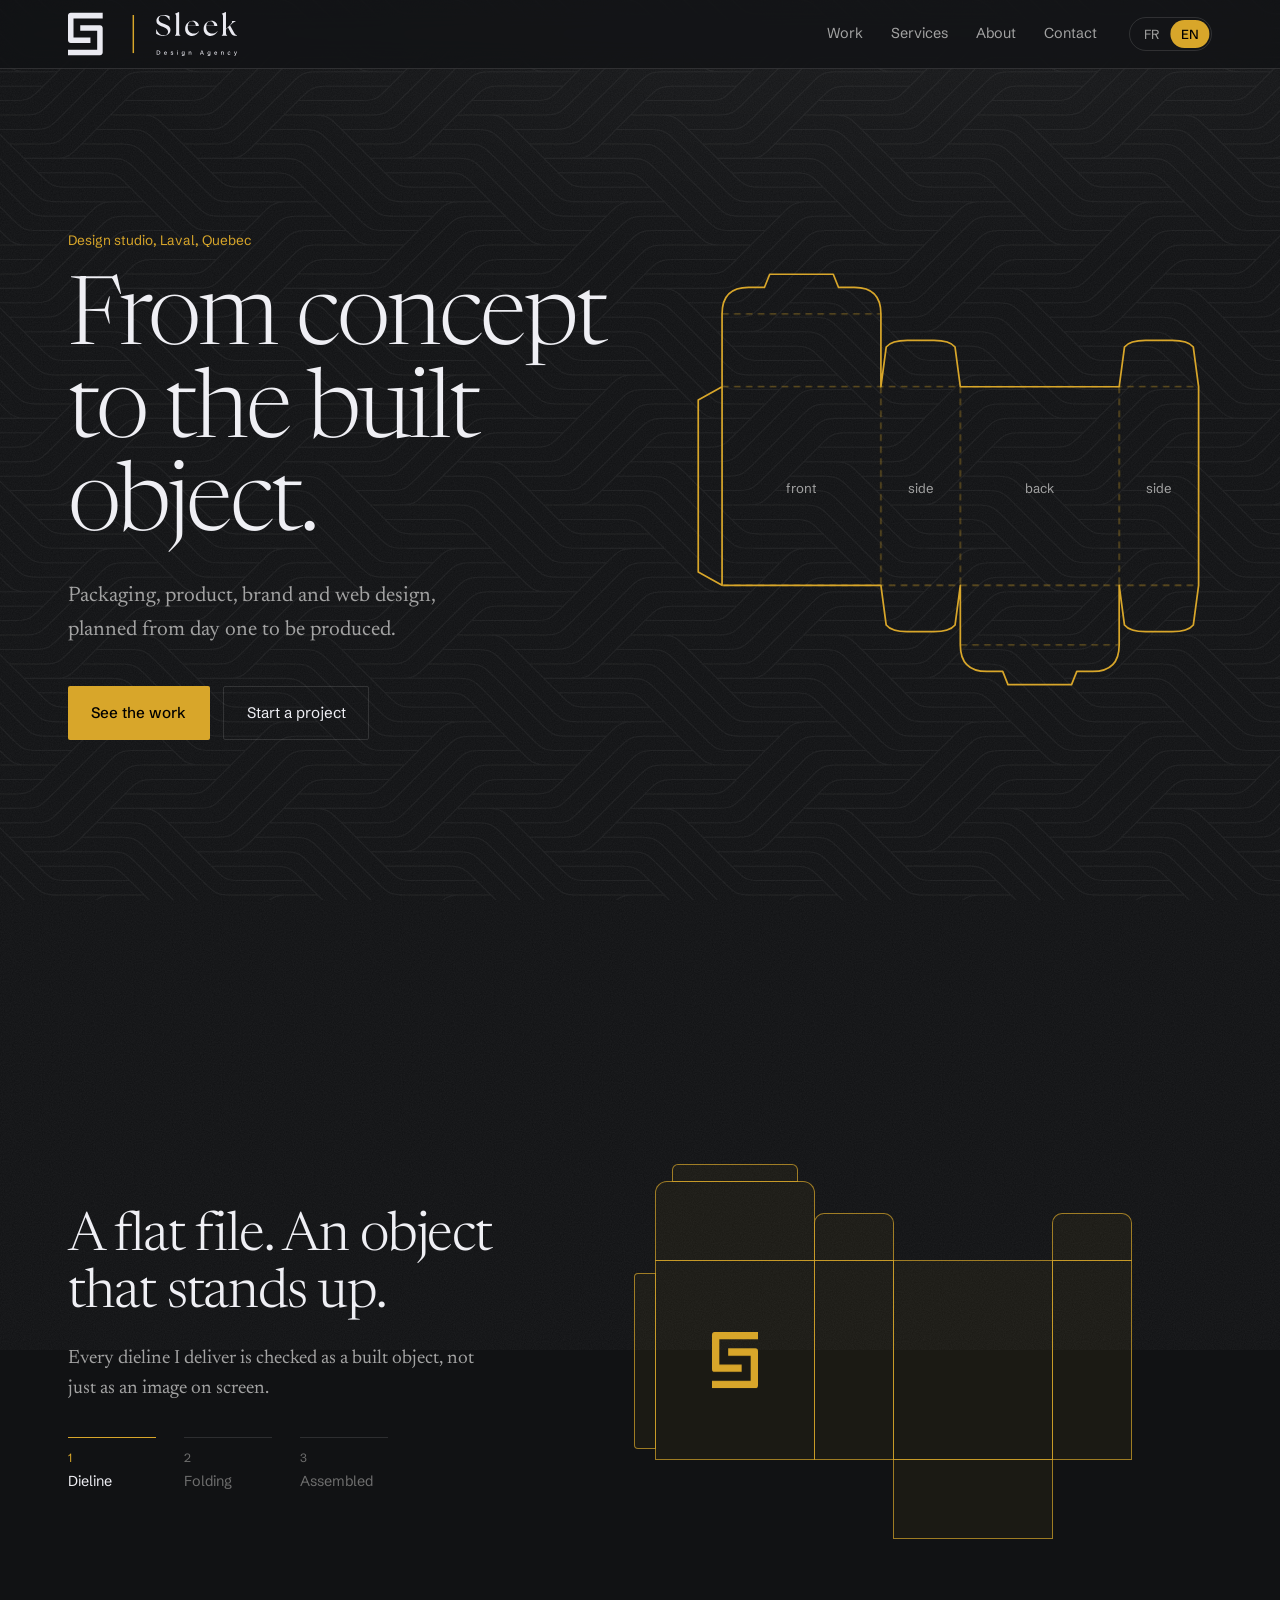
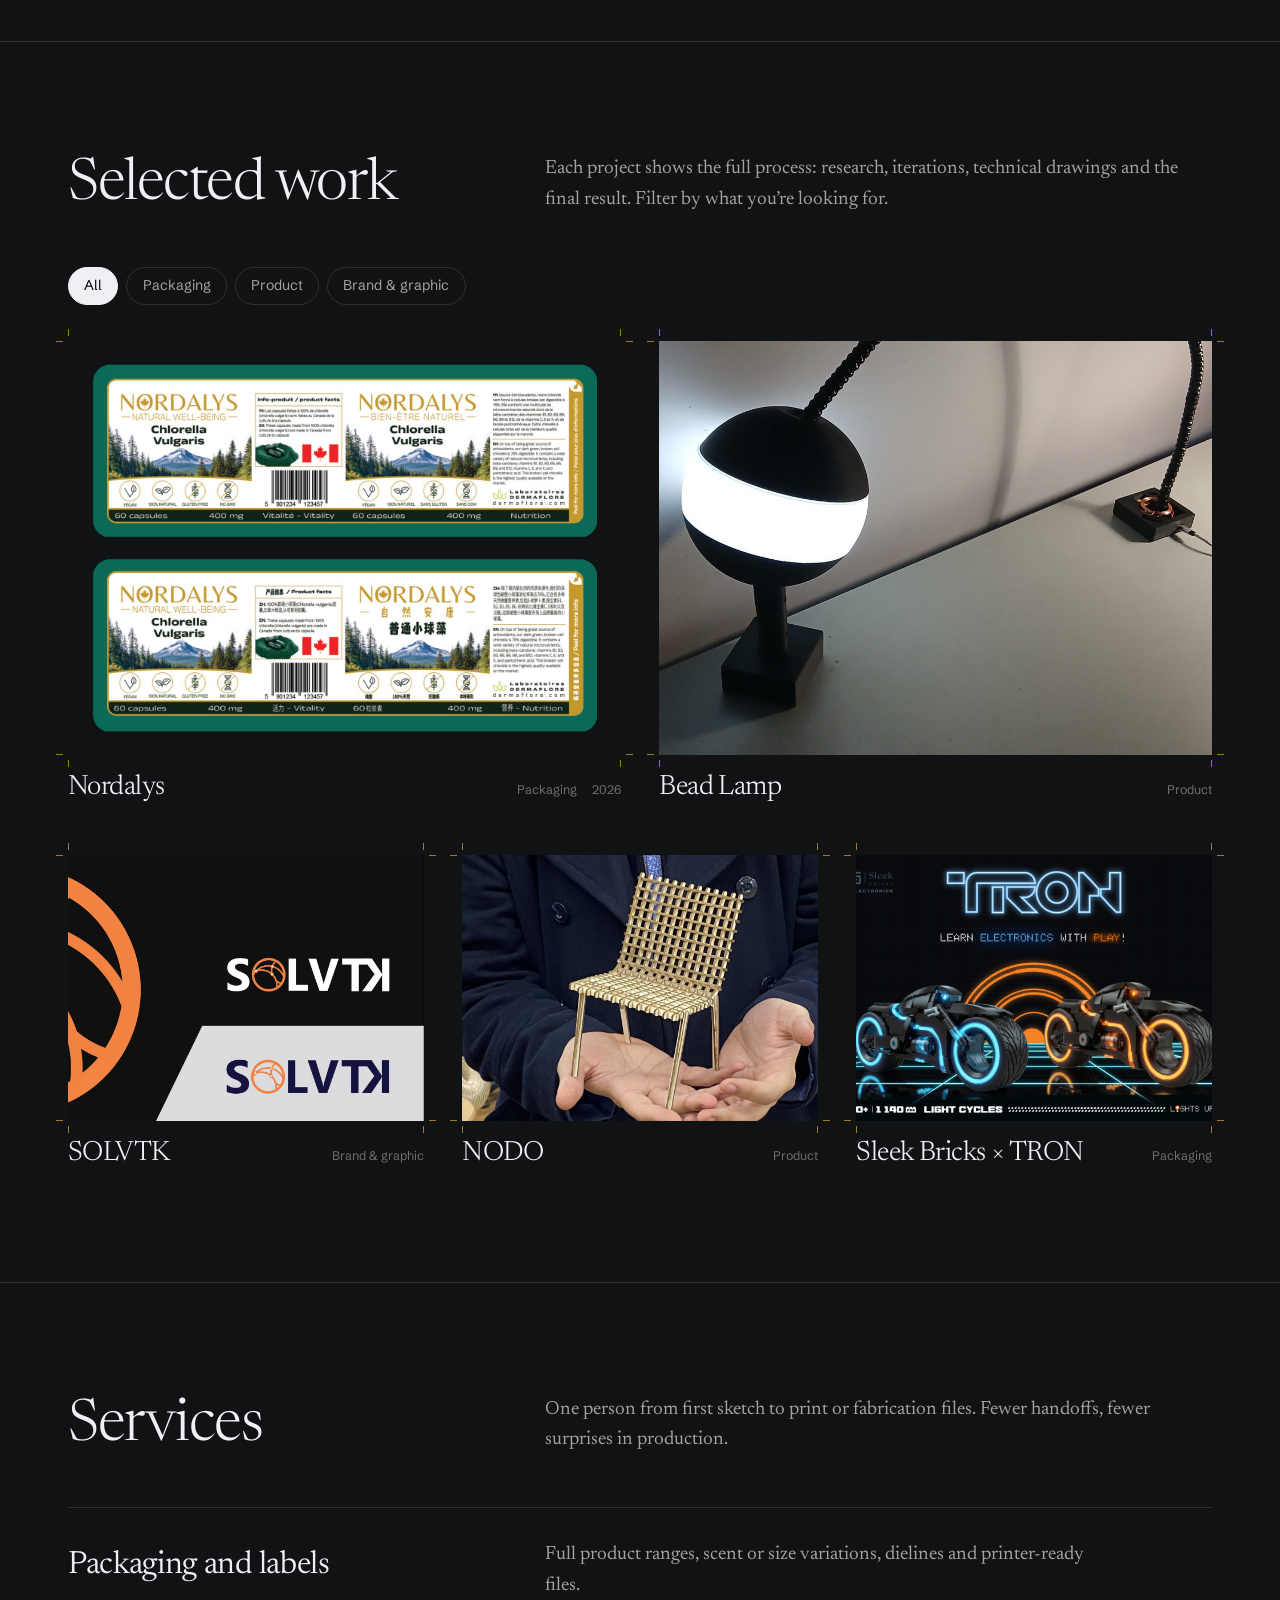
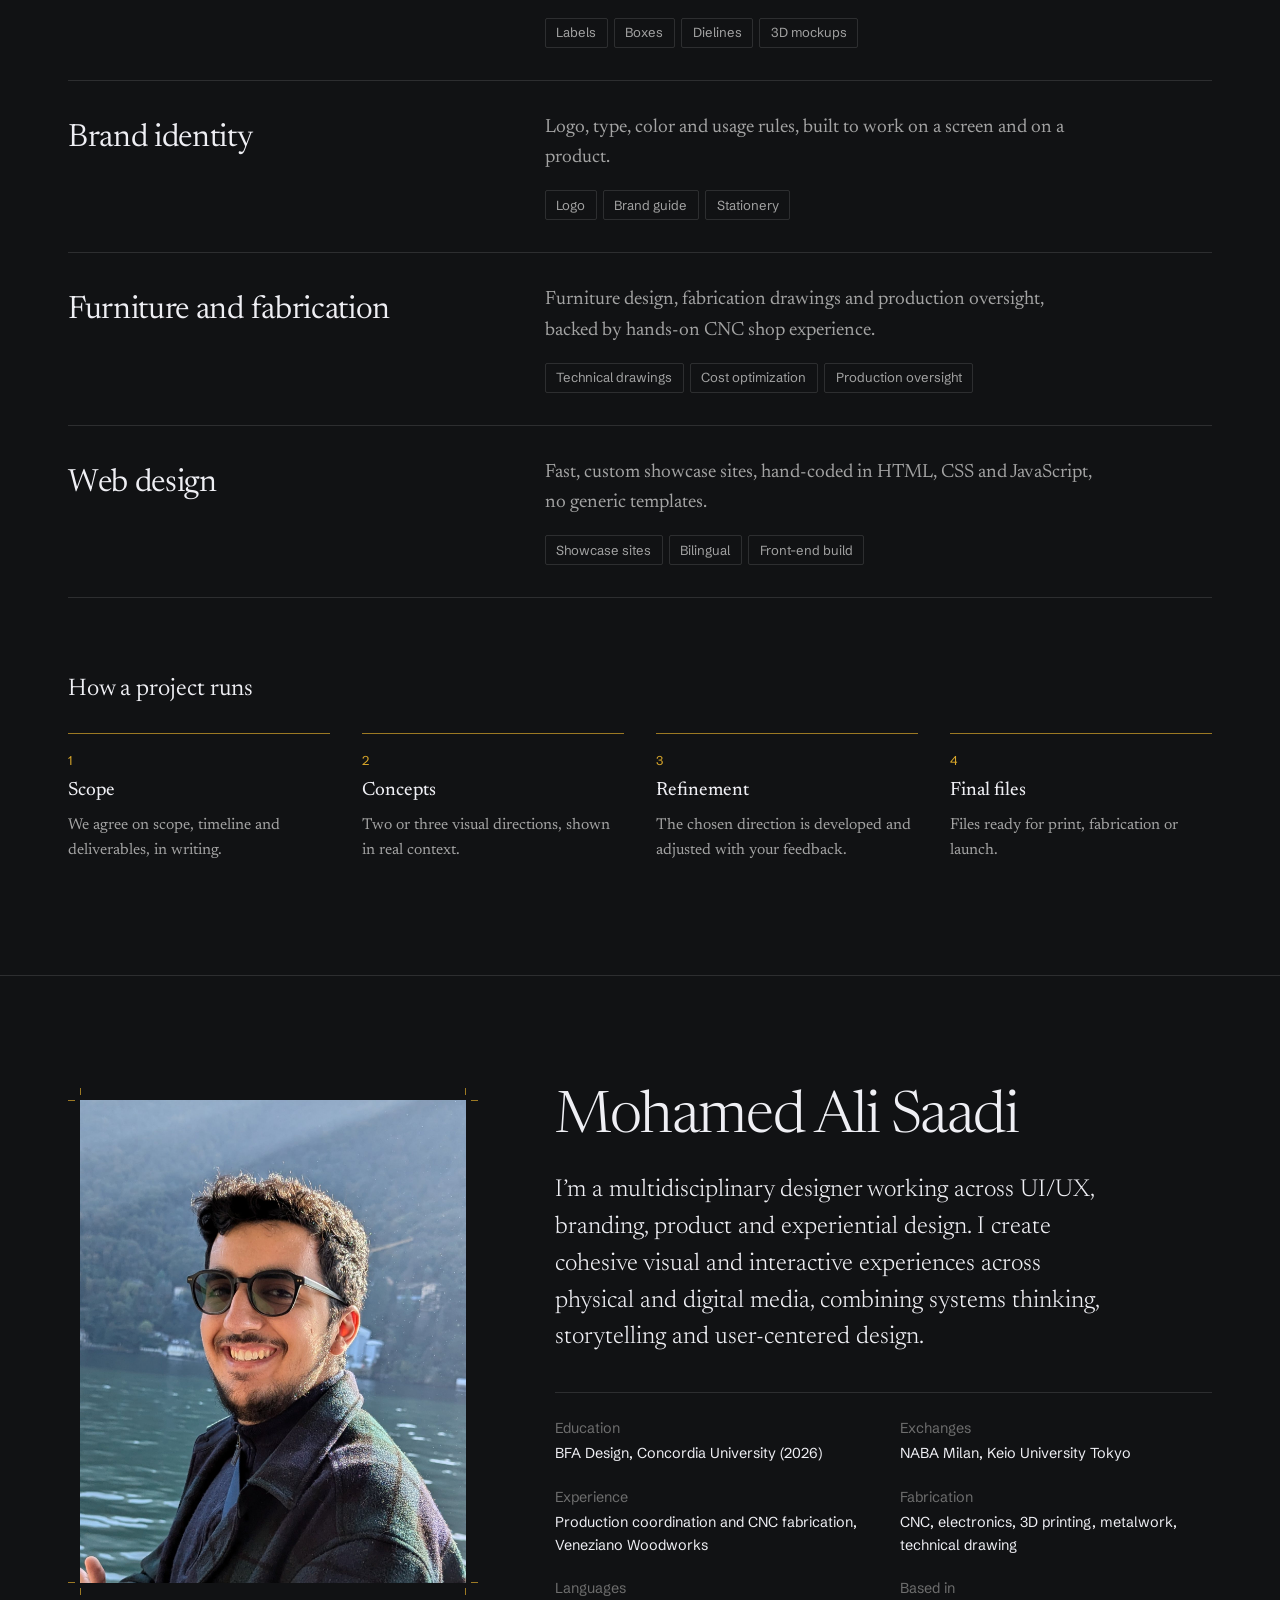
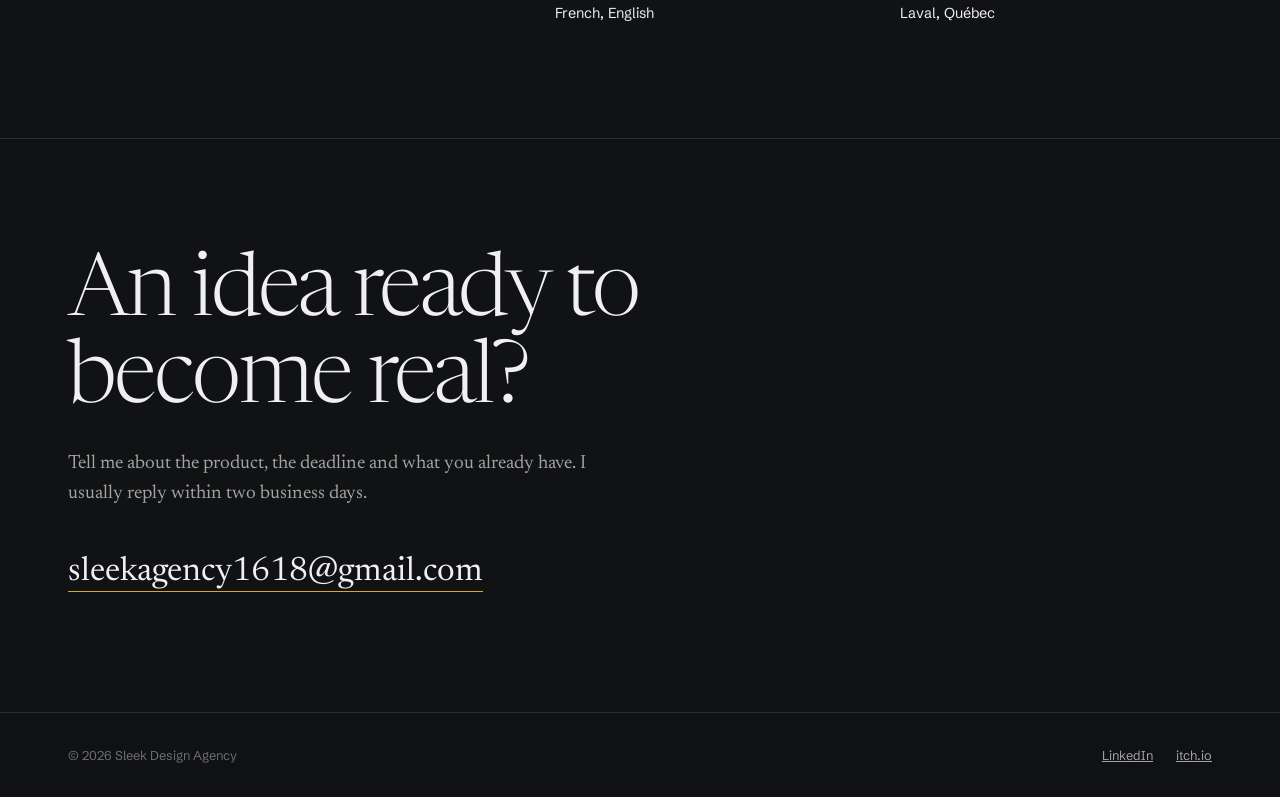
<file: index.html>
<!doctype html>
<html lang="fr">
<head>
  <meta charset="utf-8">
  <meta name="viewport" content="width=device-width, initial-scale=1, viewport-fit=cover">
  <title>Sleek Design Agency — Mohamed Ali Saadi</title>
  <meta name="description" content="Design d’emballage, de produit, d’identité et de web par Mohamed Ali Saadi, Laval (Québec).">
  <meta name="theme-color" content="#111214">
  <link rel="icon" href="favicon.svg" type="image/svg+xml">
  <link rel="preconnect" href="https://fonts.googleapis.com">
  <link rel="preconnect" href="https://fonts.gstatic.com" crossorigin>
  <link href="https://fonts.googleapis.com/css2?family=Newsreader:ital,opsz,wght@0,6..72,300..600;1,6..72,300..500&family=Schibsted+Grotesk:wght@400;500;600&display=swap" rel="stylesheet">
  <link rel="stylesheet" href="styles.css">
  <script src="script.js"></script>
</head>
<body>

  <!-- ============ HEADER ============ -->
  <header class="site">
    <div class="wrap bar">
      <a class="mark" href="#top" aria-label="Sleek Design Agency">
        <img class="logo" src="images/logo.svg" alt="" width="369" height="96">
      </a>
      <nav class="main" aria-label="Main">
        <a href="#work"><span lang="fr">Projets</span><span lang="en">Work</span></a>
        <a href="#services">Services</a>
        <a href="#about"><span lang="fr">À propos</span><span lang="en">About</span></a>
        <a href="#contact">Contact</a>
      </nav>
      <button class="lang" type="button" data-active="fr" aria-label="Switch to English">
        <span data-lang="fr">FR</span>
        <span data-lang="en">EN</span>
      </button>
    </div>
  </header>

  <main id="top">

    <!-- ============ HERO ============ -->
    <section class="hero">
      <div class="wrap hero-grid">
        <div class="hero-copy">
          <p class="hero-meta"><span lang="fr">Studio de design, Laval (Québec)</span><span lang="en">Design studio, Laval, Quebec</span></p>
          <h1><span lang="fr">Du concept jusqu’à l’objet fabriqué.</span><span lang="en">From concept to the built object.</span></h1>
          <p class="lede"><span lang="fr">Design d’emballage, de produit, d’identité et de web, pensé dès le départ pour être produit.</span><span lang="en">Packaging, product, brand and web design, planned from day one to be produced.</span></p>
          <div class="actions">
            <a class="btn gold" href="#work"><span lang="fr">Voir les projets</span><span lang="en">See the work</span></a>
            <a class="btn line" href="#contact"><span lang="fr">Démarrer un projet</span><span lang="en">Start a project</span></a>
          </div>
        </div>

        <figure class="hero-drawing">
          <svg class="dieline" viewBox="12 20 398 330" role="img" aria-labelledby="dl-title">
            <title id="dl-title">Gabarit de découpe d’une boîte pliante / Dieline of a folding carton</title>
            <!-- outline of a tuck-end carton: one continuous cut path -->
            <path class="cut" pathLength="1" d="
              M40 115 L22 125 L22 255 L40 265
              L40 115
              L40 60 Q40 40 60 40 L72 40 L76 30 L124 30 L128 40 L140 40 Q160 40 160 60 L160 115
              L164 85 Q168 80 180 80 L200 80 Q212 80 216 85 L220 115
              L340 115 L344 85 Q348 80 360 80 L380 80 Q392 80 396 85 L400 115
              L400 265
              L396 295 Q392 300 380 300 L360 300 Q348 300 344 295 L340 265
              L340 310 Q340 330 320 330 L308 330 L304 340 L256 340 L252 330 L240 330 Q220 330 220 310 L220 265
              L216 295 Q212 300 200 300 L180 300 Q168 300 164 295 L160 265
              L40 265"/>
            <!-- fold lines -->
            <path class="fold" d="M40 115 H400 M40 265 H400 M160 115 V265 M220 115 V265 M340 115 V265 M40 60 H160 M220 310 H340"/>
            <!-- panel labels: the group fades in once, so switching language later shows the other labels instantly -->
            <g class="labels">
              <text class="panel" x="100" y="195" text-anchor="middle" lang="fr">face</text>
              <text class="panel" x="100" y="195" text-anchor="middle" lang="en">front</text>
              <text class="panel" x="280" y="195" text-anchor="middle" lang="fr">dos</text>
              <text class="panel" x="280" y="195" text-anchor="middle" lang="en">back</text>
              <text class="panel" x="190" y="195" text-anchor="middle" lang="fr">côté</text>
              <text class="panel" x="190" y="195" text-anchor="middle" lang="en">side</text>
              <text class="panel" x="370" y="195" text-anchor="middle" lang="fr">côté</text>
              <text class="panel" x="370" y="195" text-anchor="middle" lang="en">side</text>
            </g>
          </svg>
        </figure>
      </div>
    </section>

    <!-- ============ FOLD: scroll-driven, the dieline assembles into a box ============ -->
    <section class="fold" id="fold">
      <div class="fold-sticky">
        <div class="wrap fold-grid">
          <div class="fold-copy">
            <h2><span lang="fr">Un fichier à plat. Un objet qui tient debout.</span><span lang="en">A flat file. An object that stands up.</span></h2>
            <p><span lang="fr">Chaque gabarit que je livre est vérifié comme objet construit, pas seulement comme image à l’écran.</span><span lang="en">Every dieline I deliver is checked as a built object, not just as an image on screen.</span></p>
            <ol class="fold-steps">
              <li data-step="0"><span lang="fr">Gabarit</span><span lang="en">Dieline</span></li>
              <li data-step="1"><span lang="fr">Pliage</span><span lang="en">Folding</span></li>
              <li data-step="2"><span lang="fr">Assemblé</span><span lang="en">Assembled</span></li>
            </ol>
          </div>
          <div class="fold-stage" id="fold-stage" aria-hidden="true">
            <!-- Nested panels: each child is hinged on its parent's edge, so folds add up like real cardboard -->
            <div class="rig" id="rig">
              <div class="pnl front">
                <svg class="brandmark" viewBox="0 0 276 337" aria-hidden="true"><path d="M16 0H276V44H44V195H178V239H16Q0 239 0 223V16Q0 0 16 0ZM97 98H260Q276 98 276 114V321Q276 337 260 337H0V293H232V142H97Z"/></svg>
                <div class="pnl glue"></div>
                <div class="pnl lid">
                  <div class="pnl tuck"></div>
                </div>
                <div class="pnl side s1">
                  <div class="pnl dust"></div>
                  <div class="pnl back">
                    <div class="pnl bottom"></div>
                    <div class="pnl side s2">
                      <div class="pnl dust"></div>
                    </div>
                  </div>
                </div>
              </div>
            </div>
          </div>
        </div>
      </div>
    </section>

    <!-- ============ WORK ============ -->
    <section class="block" id="work">
      <div class="wrap">
        <div class="head">
          <h2><span lang="fr">Projets choisis</span><span lang="en">Selected work</span></h2>
          <p><span lang="fr">Chaque projet couvre la démarche complète : recherche, itérations, dessins techniques et résultat final. Filtrez selon ce qui vous intéresse.</span><span lang="en">Each project shows the full process: research, iterations, technical drawings and the final result. Filter by what you’re looking for.</span></p>
        </div>
        <div class="filters" role="group" aria-label="Filter" id="filters">
          <button type="button" data-cat="all" aria-pressed="true"><span lang="fr">Tout</span><span lang="en">All</span></button>
          <button type="button" data-cat="packaging" aria-pressed="false"><span lang="fr">Emballage</span><span lang="en">Packaging</span></button>
          <button type="button" data-cat="product" aria-pressed="false"><span lang="fr">Produit</span><span lang="en">Product</span></button>
          <button type="button" data-cat="brand" aria-pressed="false"><span lang="fr">Identité et graphisme</span><span lang="en">Brand &amp; graphic</span></button>
        </div>
        <div class="cards" id="grid">
          <!-- One card per project. The first card is shown large. To add a project: copy a card, change the link, image, title and tags. -->
          <a class="card" href="projects/nordalys.html" data-cats="packaging">
            <div class="card-img crop">
              <div class="card-clip">
                <img src="images/nordalys-hero.jpg" alt="Nordalys" loading="lazy">
              </div>
            </div>
            <div class="card-text">
              <h3>Nordalys</h3>
              <div class="tags"><span><span lang="fr">Emballage</span><span lang="en">Packaging</span></span><span>2026</span></div>
            </div>
          </a>
          <a class="card" href="projects/bead-lamp.html" data-cats="product">
            <div class="card-img crop">
              <div class="card-clip">
                <img src="images/bead-lamp-01.jpg" alt="Bead Lamp" loading="lazy" style="object-position:50% 70%">
              </div>
            </div>
            <div class="card-text">
              <h3>Bead Lamp</h3>
              <div class="tags"><span><span lang="fr">Produit</span><span lang="en">Product</span></span></div>
            </div>
          </a>
          <a class="card" href="projects/solvtk.html" data-cats="brand">
            <div class="card-img crop">
              <div class="card-clip">
                <img src="images/solvtk-01.jpg" alt="SOLVTK" loading="lazy" style="object-position:100% 50%">
              </div>
            </div>
            <div class="card-text">
              <h3>SOLVTK</h3>
              <div class="tags"><span><span lang="fr">Identité et graphisme</span><span lang="en">Brand &amp; graphic</span></span></div>
            </div>
          </a>
          <a class="card" href="projects/nodo.html" data-cats="product">
            <div class="card-img crop">
              <div class="card-clip">
                <img src="images/nodo-01.jpg" alt="NODO" loading="lazy" style="object-position:50% 45%">
              </div>
            </div>
            <div class="card-text">
              <h3>NODO</h3>
              <div class="tags"><span><span lang="fr">Produit</span><span lang="en">Product</span></span></div>
            </div>
          </a>
          <a class="card" href="projects/tron.html" data-cats="packaging">
            <div class="card-img crop">
              <div class="card-clip">
                <img src="images/tron-01.jpg" alt="Sleek Bricks × TRON" loading="lazy">
              </div>
            </div>
            <div class="card-text">
              <h3>Sleek Bricks × TRON</h3>
              <div class="tags"><span><span lang="fr">Emballage</span><span lang="en">Packaging</span></span></div>
            </div>
          </a>
        </div>
      </div>
    </section>

    <!-- ============ SERVICES ============ -->
    <section class="block" id="services">
      <div class="wrap">
        <div class="head">
          <h2>Services</h2>
          <p><span lang="fr">Une seule personne du premier croquis aux fichiers d’impression ou de fabrication. Moins d’intermédiaires, moins de surprises en production.</span><span lang="en">One person from first sketch to print or fabrication files. Fewer handoffs, fewer surprises in production.</span></p>
        </div>
        <div class="services">
          <article class="service">
            <h3><span lang="fr">Emballage et étiquettes</span><span lang="en">Packaging and labels</span></h3>
            <div>
              <p><span lang="fr">Gammes complètes, déclinaisons par parfum ou format, gabarits de découpe et fichiers prêts pour l’imprimeur.</span><span lang="en">Full product ranges, scent or size variations, dielines and printer-ready files.</span></p>
              <ul>
                <li><span lang="fr">Étiquettes</span><span lang="en">Labels</span></li>
                <li><span lang="fr">Boîtes</span><span lang="en">Boxes</span></li>
                <li><span lang="fr">Gabarits</span><span lang="en">Dielines</span></li>
                <li><span lang="fr">Maquettes 3D</span><span lang="en">3D mockups</span></li>
              </ul>
            </div>
          </article>
          <article class="service">
            <h3><span lang="fr">Identité de marque</span><span lang="en">Brand identity</span></h3>
            <div>
              <p><span lang="fr">Logo, typographie, couleurs et règles d’usage, conçus pour fonctionner sur un écran comme sur un produit.</span><span lang="en">Logo, type, color and usage rules, built to work on a screen and on a product.</span></p>
              <ul>
                <li>Logo</li>
                <li><span lang="fr">Guide de marque</span><span lang="en">Brand guide</span></li>
                <li><span lang="fr">Papeterie</span><span lang="en">Stationery</span></li>
              </ul>
            </div>
          </article>
          <article class="service">
            <h3><span lang="fr">Mobilier et fabrication</span><span lang="en">Furniture and fabrication</span></h3>
            <div>
              <p><span lang="fr">Conception de mobilier, plans de fabrication et suivi de production, avec une expérience directe en atelier CNC.</span><span lang="en">Furniture design, fabrication drawings and production oversight, backed by hands-on CNC shop experience.</span></p>
              <ul>
                <li><span lang="fr">Dessins techniques</span><span lang="en">Technical drawings</span></li>
                <li><span lang="fr">Optimisation des coûts</span><span lang="en">Cost optimization</span></li>
                <li><span lang="fr">Suivi de production</span><span lang="en">Production oversight</span></li>
              </ul>
            </div>
          </article>
          <article class="service">
            <h3><span lang="fr">Design web</span><span lang="en">Web design</span></h3>
            <div>
              <p><span lang="fr">Sites vitrines rapides et sur mesure, codés à la main en HTML, CSS et JavaScript, sans gabarit générique.</span><span lang="en">Fast, custom showcase sites, hand-coded in HTML, CSS and JavaScript, no generic templates.</span></p>
              <ul>
                <li><span lang="fr">Sites vitrines</span><span lang="en">Showcase sites</span></li>
                <li><span lang="fr">Bilingue</span><span lang="en">Bilingual</span></li>
                <li><span lang="fr">Intégration</span><span lang="en">Front-end build</span></li>
              </ul>
            </div>
          </article>
        </div>

        <h3 class="process-title"><span lang="fr">Comment se déroule un mandat</span><span lang="en">How a project runs</span></h3>
        <ol class="process">
          <li>
            <h4><span lang="fr">Cadrage</span><span lang="en">Scope</span></h4>
            <p><span lang="fr">On définit ensemble la portée, l’échéancier et les livrables, par écrit.</span><span lang="en">We agree on scope, timeline and deliverables, in writing.</span></p>
          </li>
          <li>
            <h4>Concepts</h4>
            <p><span lang="fr">Deux ou trois pistes visuelles, présentées en contexte réel.</span><span lang="en">Two or three visual directions, shown in real context.</span></p>
          </li>
          <li>
            <h4><span lang="fr">Raffinement</span><span lang="en">Refinement</span></h4>
            <p><span lang="fr">La piste retenue est développée et ajustée selon vos retours.</span><span lang="en">The chosen direction is developed and adjusted with your feedback.</span></p>
          </li>
          <li>
            <h4><span lang="fr">Fichiers finaux</span><span lang="en">Final files</span></h4>
            <p><span lang="fr">Fichiers prêts pour l’impression, la fabrication ou la mise en ligne.</span><span lang="en">Files ready for print, fabrication or launch.</span></p>
          </li>
        </ol>
      </div>
    </section>

    <!-- ============ ABOUT ============ -->
    <section class="block" id="about">
      <div class="wrap about">
        <div class="portrait crop">
          <img src="images/portrait.jpg" alt="Mohamed Ali Saadi" loading="lazy">
        </div>
        <div>
          <h2>Mohamed Ali Saadi</h2>
          <p class="statement"><span lang="fr">Je suis un designer multidisciplinaire, actif en UI/UX, en identité de marque, en design de produit et en design expérientiel. Je crée des expériences visuelles et interactives cohérentes, entre le physique et le numérique, en alliant pensée systémique, narration et design centré sur l’utilisateur.</span><span lang="en">I’m a multidisciplinary designer working across UI/UX, branding, product and experiential design. I create cohesive visual and interactive experiences across physical and digital media, combining systems thinking, storytelling and user-centered design.</span></p>
          <dl class="facts">
            <div>
              <dt><span lang="fr">Formation</span><span lang="en">Education</span></dt>
              <dd><span lang="fr">BFA Design, Université Concordia (2026)</span><span lang="en">BFA Design, Concordia University (2026)</span></dd>
            </div>
            <div>
              <dt><span lang="fr">Échanges</span><span lang="en">Exchanges</span></dt>
              <dd>NABA Milan, Keio University Tokyo</dd>
            </div>
            <div>
              <dt><span lang="fr">Expérience</span><span lang="en">Experience</span></dt>
              <dd><span lang="fr">Coordination de production et fabrication CNC, Veneziano Woodworks</span><span lang="en">Production coordination and CNC fabrication, Veneziano Woodworks</span></dd>
            </div>
            <div>
              <dt>Fabrication</dt>
              <dd><span lang="fr">CNC, électronique, impression 3D, métal, dessin technique</span><span lang="en">CNC, electronics, 3D printing, metalwork, technical drawing</span></dd>
            </div>
            <div>
              <dt><span lang="fr">Langues</span><span lang="en">Languages</span></dt>
              <dd><span lang="fr">Français, anglais</span><span lang="en">French, English</span></dd>
            </div>
            <div>
              <dt><span lang="fr">Basé à</span><span lang="en">Based in</span></dt>
              <dd>Laval, Québec</dd>
            </div>
          </dl>
        </div>
      </div>
    </section>

    <!-- ============ CONTACT ============ -->
    <section class="block contact" id="contact">
      <div class="wrap">
        <h2><span lang="fr">Une idée à concrétiser&#8239;?</span><span lang="en">An idea ready to become real?</span></h2>
        <p><span lang="fr">Décrivez-moi le produit, l’échéance et ce que vous avez déjà. Je réponds en général sous deux jours ouvrables.</span><span lang="en">Tell me about the product, the deadline and what you already have. I usually reply within two business days.</span></p>
        <a class="email" id="email" href="mailto:sleekagency1618@gmail.com">sleekagency1618@gmail.com</a>
      </div>
    </section>

  </main>

  <footer>
    <div class="wrap foot">
      <span>© <span id="year"></span> Sleek Design Agency</span>
      <span><a href="https://www.linkedin.com/in/mohamed-ali-saadi-84273a299" target="_blank" rel="noopener">LinkedIn</a> <a href="https://vite-tea.itch.io/thehouse" target="_blank" rel="noopener">itch.io</a></span>
    </div>
  </footer>


</body>
</html>
</file>
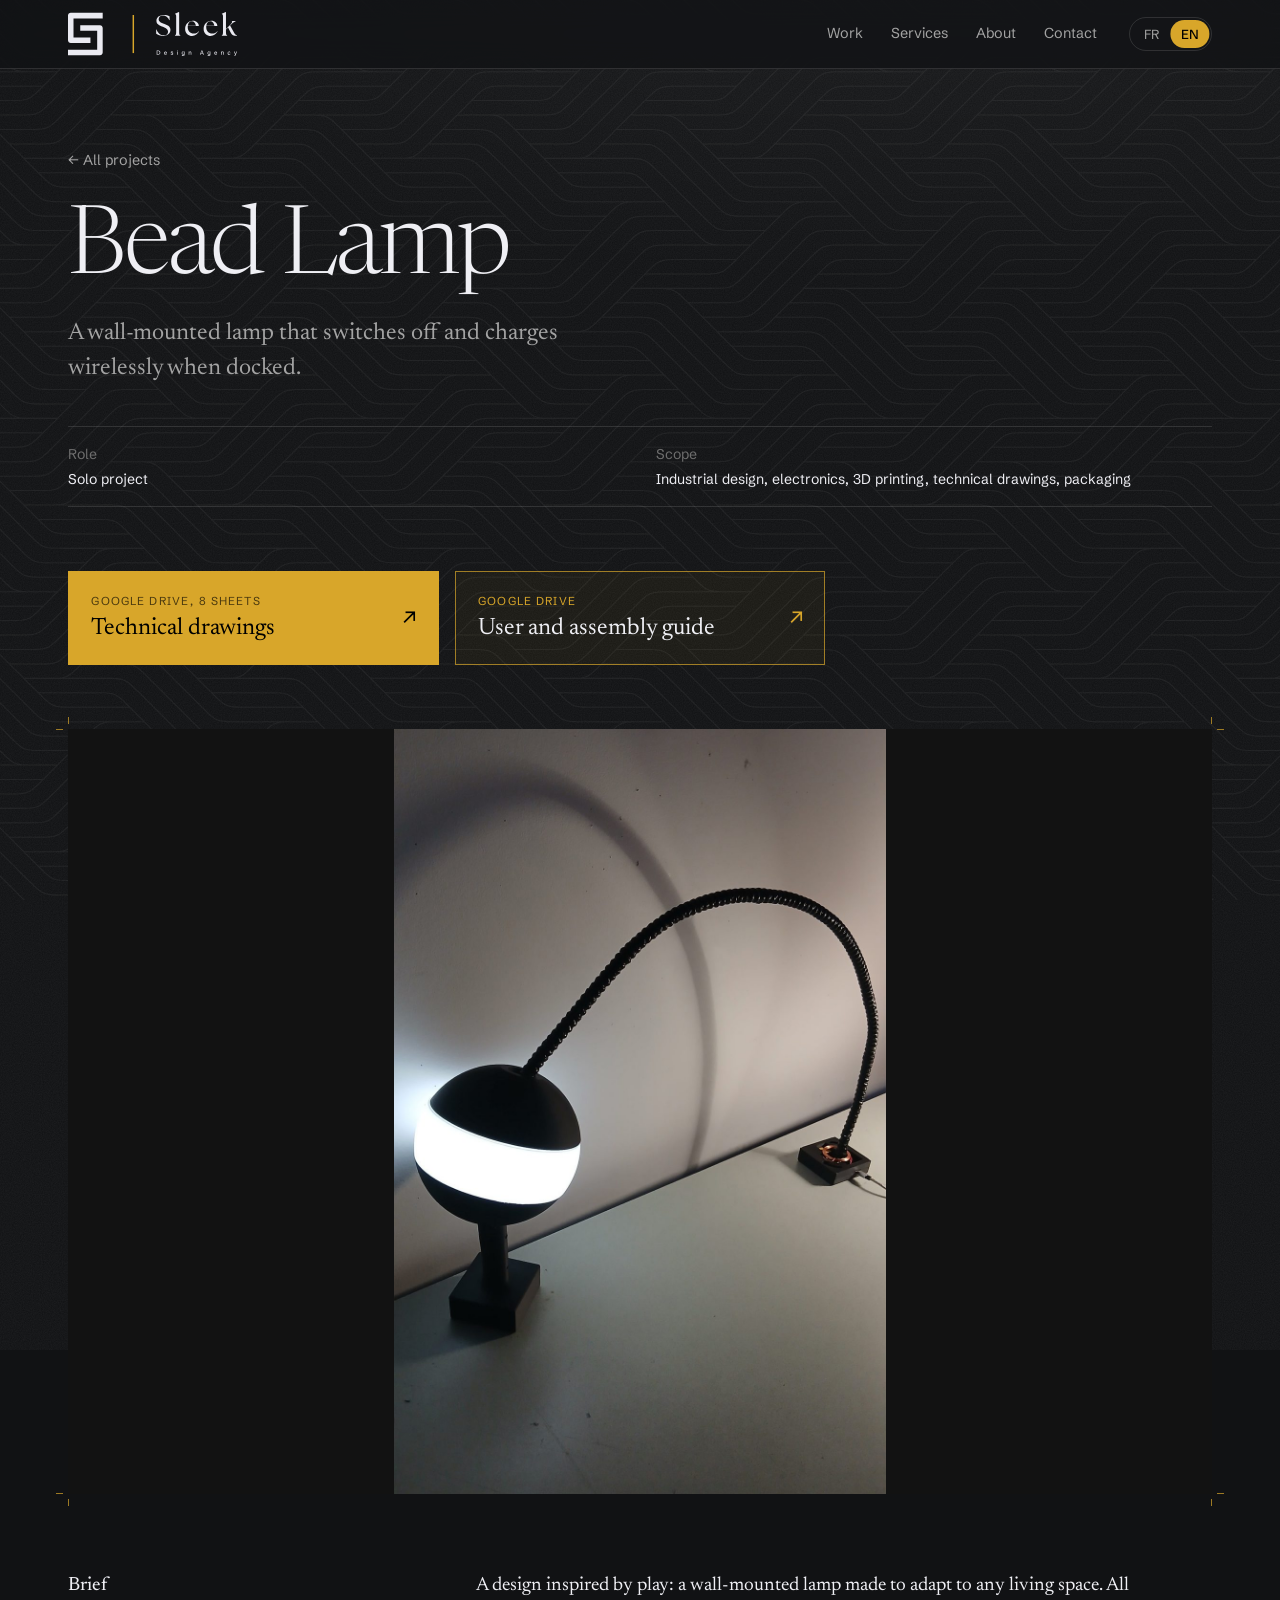
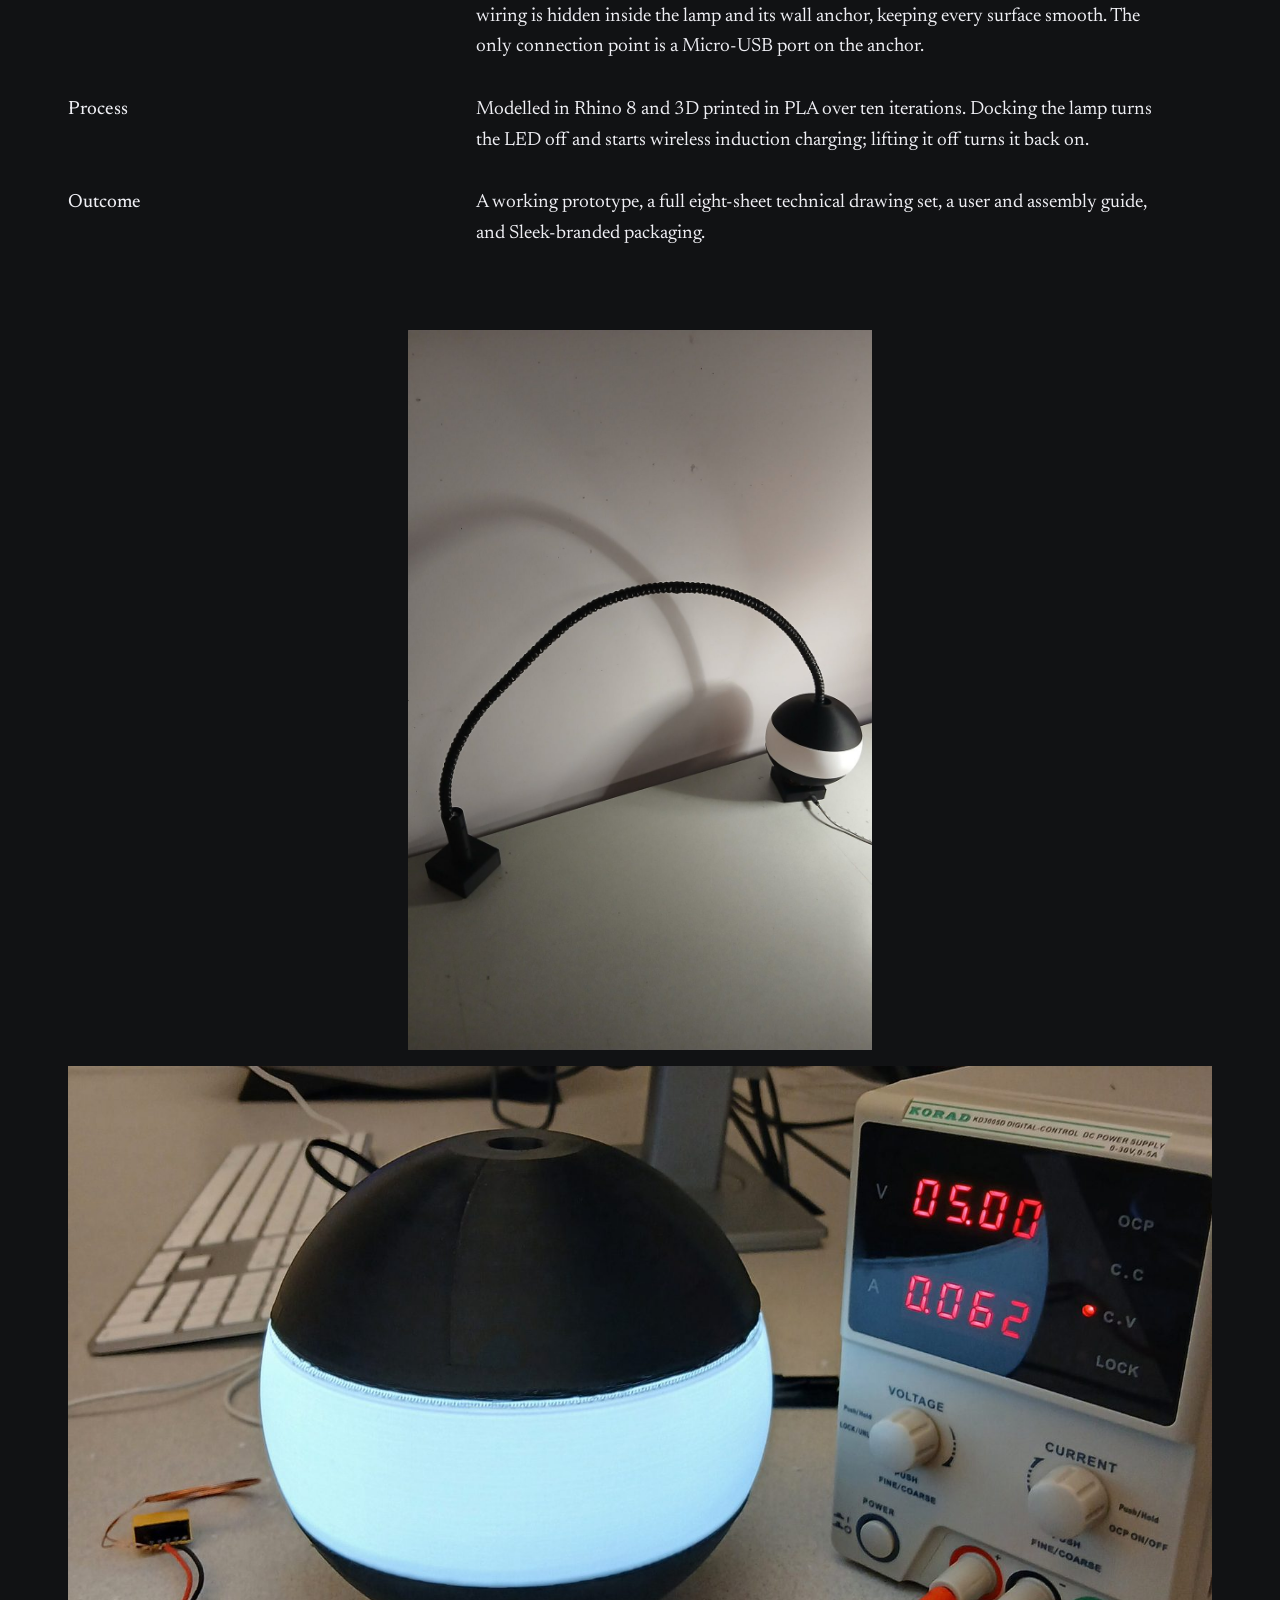
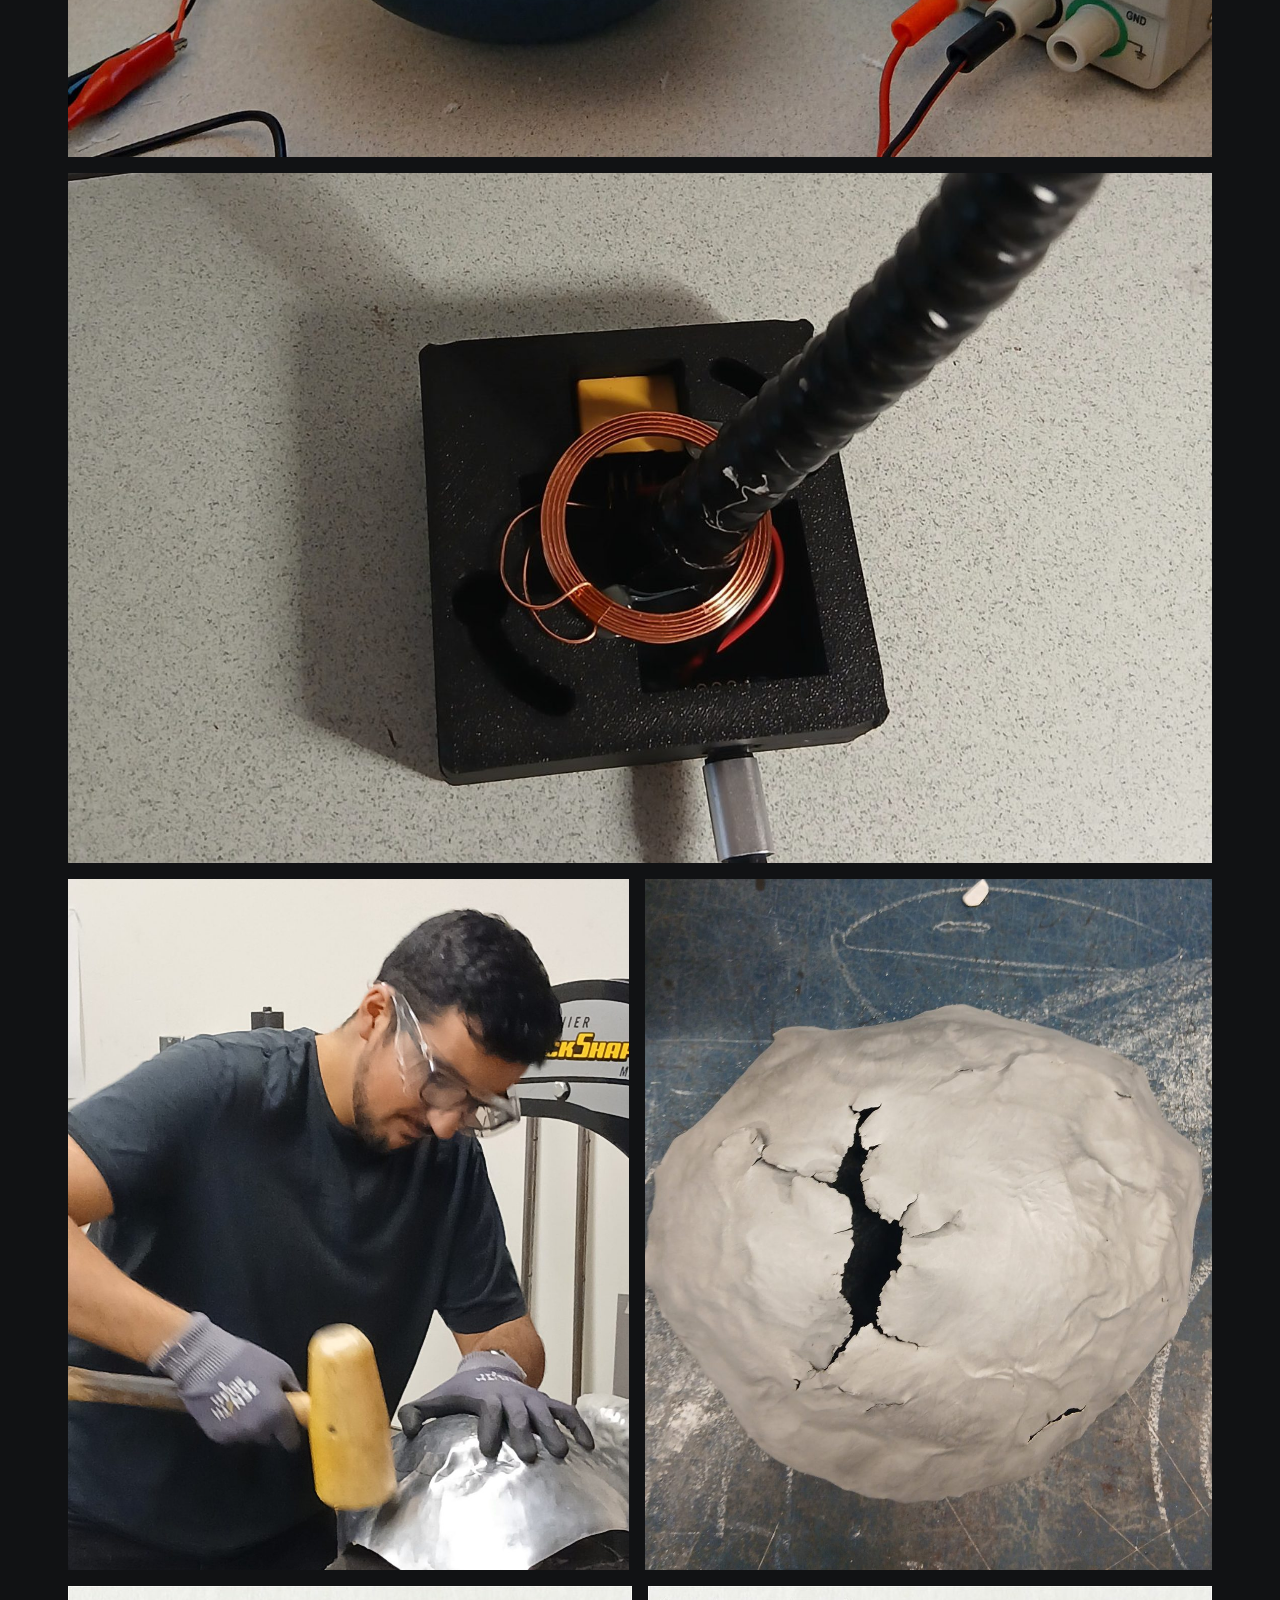
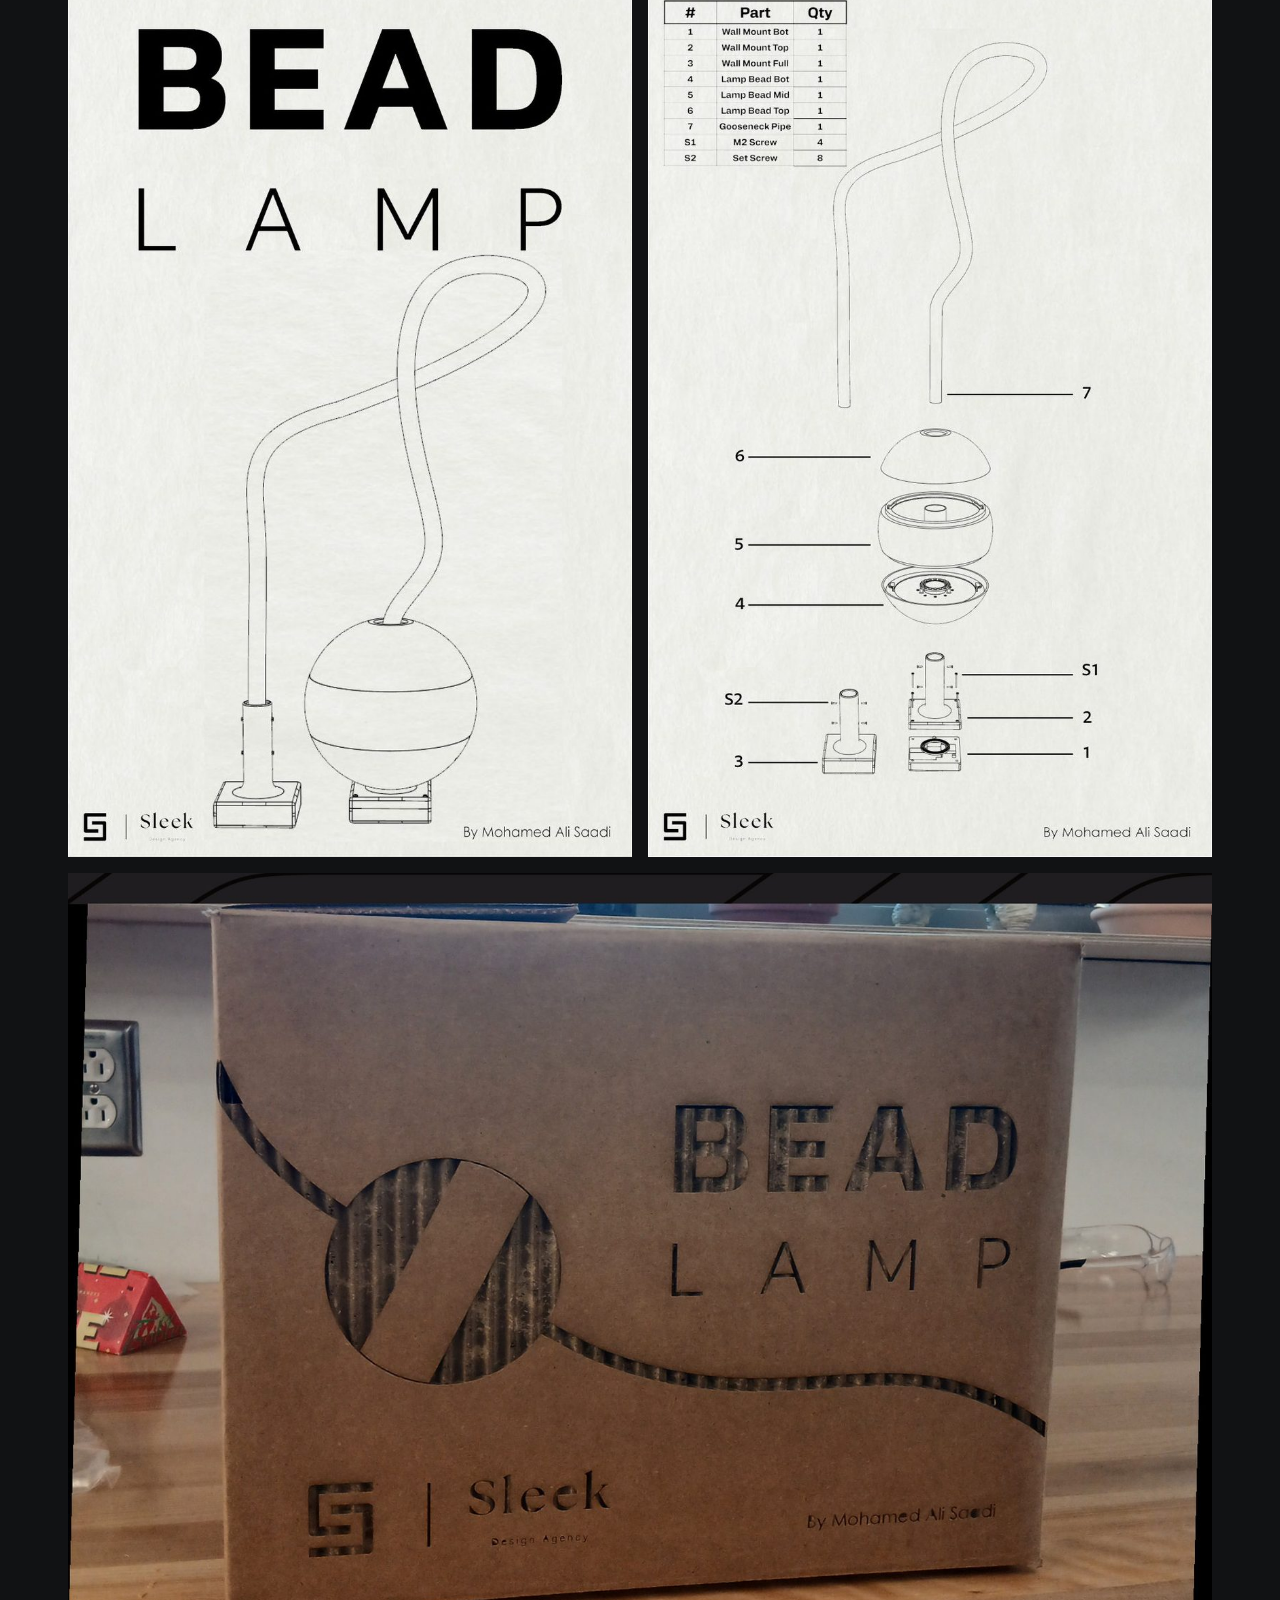
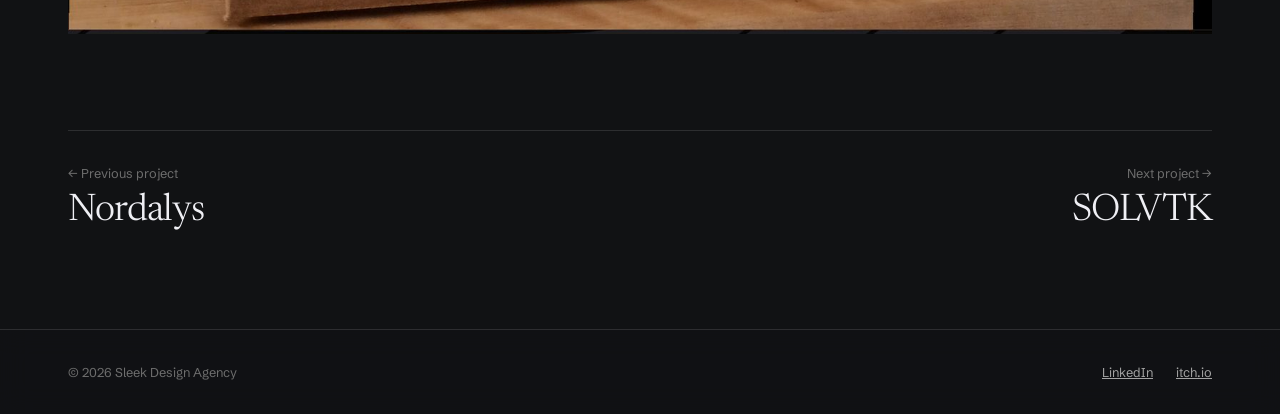
<file: projects/bead-lamp.html>
<!doctype html>
<html lang="fr">
<head>
  <meta charset="utf-8">
  <meta name="viewport" content="width=device-width, initial-scale=1, viewport-fit=cover">
  <title>Bead Lamp — Sleek Design Agency</title>
  <meta name="description" content="Lampe murale qui s’éteint et se recharge sans fil dès qu’on la remet sur sa base.">
  <meta name="theme-color" content="#111214">
  <!-- Link previews (LinkedIn, iMessage, email…). Replace https://DOMAIN with your real domain once it's live. -->
  <meta property="og:type" content="article">
  <meta property="og:site_name" content="Sleek Design Agency">
  <meta property="og:title" content="Bead Lamp — Sleek Design Agency">
  <meta property="og:description" content="Lampe murale qui s’éteint et se recharge sans fil dès qu’on la remet sur sa base.">
  <meta property="og:image" content="https://DOMAIN/images/bead-lamp-01.jpg">
  <meta property="og:url" content="https://DOMAIN/projects/bead-lamp.html">
  <meta name="twitter:card" content="summary_large_image">
  <link rel="icon" href="../favicon.svg" type="image/svg+xml">
  <link rel="preconnect" href="https://fonts.googleapis.com">
  <link rel="preconnect" href="https://fonts.gstatic.com" crossorigin>
  <link href="https://fonts.googleapis.com/css2?family=Newsreader:ital,opsz,wght@0,6..72,300..600;1,6..72,300..500&family=Schibsted+Grotesk:wght@400;500;600&display=swap" rel="stylesheet">
  <link rel="stylesheet" href="../styles.css">
  <script src="../script.js"></script>
</head>
<body>

  <!-- ============ HEADER ============ -->
  <header class="site">
    <div class="wrap bar">
      <a class="mark" href="../index.html" aria-label="Sleek Design Agency">
        <img class="logo" src="../images/logo.svg" alt="" width="369" height="96">
      </a>
      <nav class="main" aria-label="Main">
        <a href="../index.html#work"><span lang="fr">Projets</span><span lang="en">Work</span></a>
        <a href="../index.html#services">Services</a>
        <a href="../index.html#about"><span lang="fr">À propos</span><span lang="en">About</span></a>
        <a href="../index.html#contact">Contact</a>
      </nav>
      <button class="lang" type="button" data-active="fr" aria-label="Switch to English">
        <span data-lang="fr">FR</span>
        <span data-lang="en">EN</span>
      </button>
    </div>
  </header>

  <main class="pj">
    <article class="wrap">
      <a class="pj-back" href="../index.html#work"><span lang="fr">← Tous les projets</span><span lang="en">← All projects</span></a>
      <h1>Bead Lamp</h1>
      <p class="pj-lede"><span lang="fr">Lampe murale qui s’éteint et se recharge sans fil dès qu’on la remet sur sa base.</span><span lang="en">A wall-mounted lamp that switches off and charges wirelessly when docked.</span></p>
      <dl class="case-meta">
        <div>
          <dt><span lang="fr">Rôle</span><span lang="en">Role</span></dt>
          <dd><span lang="fr">Projet solo</span><span lang="en">Solo project</span></dd>
        </div>
        <div>
          <dt><span lang="fr">Portée</span><span lang="en">Scope</span></dt>
          <dd><span lang="fr">Design industriel, électronique, impression 3D, dessins techniques, emballage</span><span lang="en">Industrial design, electronics, 3D printing, technical drawings, packaging</span></dd>
        </div>
      </dl>
      <div class="case-links">
        <a href="https://drive.google.com/file/d/1EWJ0QPRTZ1QKJ1RVxG-bHSl_zWydDFwt/view?usp=sharing" target="_blank" rel="noopener">
          <small><span lang="fr">Google Drive, 8 planches</span><span lang="en">Google Drive, 8 sheets</span></small>
          <strong><span lang="fr">Dessins techniques</span><span lang="en">Technical drawings</span></strong>
        </a>
        <a href="https://drive.google.com/file/d/18k3oHmc5LabzI8bJFhBmXEcNW31uiSNT/view?usp=sharing" target="_blank" rel="noopener">
          <small>Google Drive</small>
          <strong><span lang="fr">Guide d’utilisation et d’assemblage</span><span lang="en">User and assembly guide</span></strong>
        </a>
      </div>
    </article>

    <figure class="pj-hero crop">
      <img src="../images/bead-lamp-01.jpg" alt="Bead Lamp">
    </figure>

    <article class="wrap">
      <div class="case-body">
        <h3><span lang="fr">Mandat</span><span lang="en">Brief</span></h3>
        <div>
          <p lang="fr">Un design inspiré du jeu : une lampe murale pensée pour s’adapter à n’importe quel espace de vie. Tout le câblage est logé dans la lampe et son ancrage mural, ce qui garde chaque surface lisse. Le seul point de connexion est un port Micro-USB sur l’ancrage.</p>
          <p lang="en">A design inspired by play: a wall-mounted lamp made to adapt to any living space. All wiring is hidden inside the lamp and its wall anchor, keeping every surface smooth. The only connection point is a Micro-USB port on the anchor.</p>
        </div>
        <h3><span lang="fr">Démarche</span><span lang="en">Process</span></h3>
        <div>
          <p lang="fr">Modélisée dans Rhino 8 et imprimée en 3D en PLA sur dix itérations. Remettre la lampe sur sa base éteint la DEL et lance la recharge sans fil par induction ; la retirer la rallume.</p>
          <p lang="en">Modelled in Rhino 8 and 3D printed in PLA over ten iterations. Docking the lamp turns the LED off and starts wireless induction charging; lifting it off turns it back on.</p>
        </div>
        <h3><span lang="fr">Résultat</span><span lang="en">Outcome</span></h3>
        <div>
          <p lang="fr">Un prototype fonctionnel, un jeu complet de huit planches techniques, un guide d’utilisation et d’assemblage, et un emballage à l’image de Sleek.</p>
          <p lang="en">A working prototype, a full eight-sheet technical drawing set, a user and assembly guide, and Sleek-branded packaging.</p>
        </div>
      </div>
      <div class="gallery">
        <div class="g-row">
          <a class="g-item" href="../images/bead-lamp-02.jpg" target="_blank" rel="noopener" style="flex:0.645 1 0;max-width:min(100%, calc(80vh * 0.645))">
            <img src="../images/bead-lamp-02.jpg" alt="Bead Lamp" loading="lazy">
          </a>
        </div>
        <div class="g-row">
          <a class="g-item" href="../images/bead-lamp-03.jpg" target="_blank" rel="noopener" style="flex:1.656 1 0">
            <img src="../images/bead-lamp-03.jpg" alt="Bead Lamp" loading="lazy">
          </a>
        </div>
        <div class="g-row">
          <a class="g-item" href="../images/bead-lamp-04.jpg" target="_blank" rel="noopener" style="flex:1.658 1 0">
            <img src="../images/bead-lamp-04.jpg" alt="Bead Lamp" loading="lazy">
          </a>
        </div>
        <div class="g-row">
          <a class="g-item" href="../images/bead-lamp-05.jpg" target="_blank" rel="noopener" style="flex:0.812 1 0">
            <img src="../images/bead-lamp-05.jpg" alt="Bead Lamp" loading="lazy">
          </a>
          <a class="g-item" href="../images/bead-lamp-06.jpg" target="_blank" rel="noopener" style="flex:0.820 1 0">
            <img src="../images/bead-lamp-06.jpg" alt="Bead Lamp" loading="lazy">
          </a>
        </div>
        <div class="g-row">
          <a class="g-item" href="../images/bead-lamp-07.jpg" target="_blank" rel="noopener" style="flex:0.647 1 0">
            <img src="../images/bead-lamp-07.jpg" alt="Bead Lamp" loading="lazy">
          </a>
          <a class="g-item" href="../images/bead-lamp-08.jpg" target="_blank" rel="noopener" style="flex:0.648 1 0">
            <img src="../images/bead-lamp-08.jpg" alt="Bead Lamp" loading="lazy">
          </a>
        </div>
        <div class="g-row">
          <a class="g-item" href="../images/bead-lamp-09.jpg" target="_blank" rel="noopener" style="flex:1.502 1 0">
            <img src="../images/bead-lamp-09.jpg" alt="Bead Lamp" loading="lazy">
          </a>
        </div>
      </div>

      <nav class="pj-next" aria-label="Projects">
        <a class="prev" href="nordalys.html">
          <small>← <span lang="fr">Projet précédent</span><span lang="en">Previous project</span></small>
          <strong>Nordalys</strong>
        </a>
        <a class="next" href="solvtk.html">
          <small><span lang="fr">Projet suivant</span><span lang="en">Next project</span> →</small>
          <strong>SOLVTK</strong>
        </a>
      </nav>
    </article>
  </main>

  <footer>
    <div class="wrap foot">
      <span>© <span id="year"></span> Sleek Design Agency</span>
      <span><a href="https://www.linkedin.com/in/mohamed-ali-saadi-84273a299" target="_blank" rel="noopener">LinkedIn</a> <a href="https://vite-tea.itch.io/thehouse" target="_blank" rel="noopener">itch.io</a></span>
    </div>
  </footer>

</body>
</html>
</file>
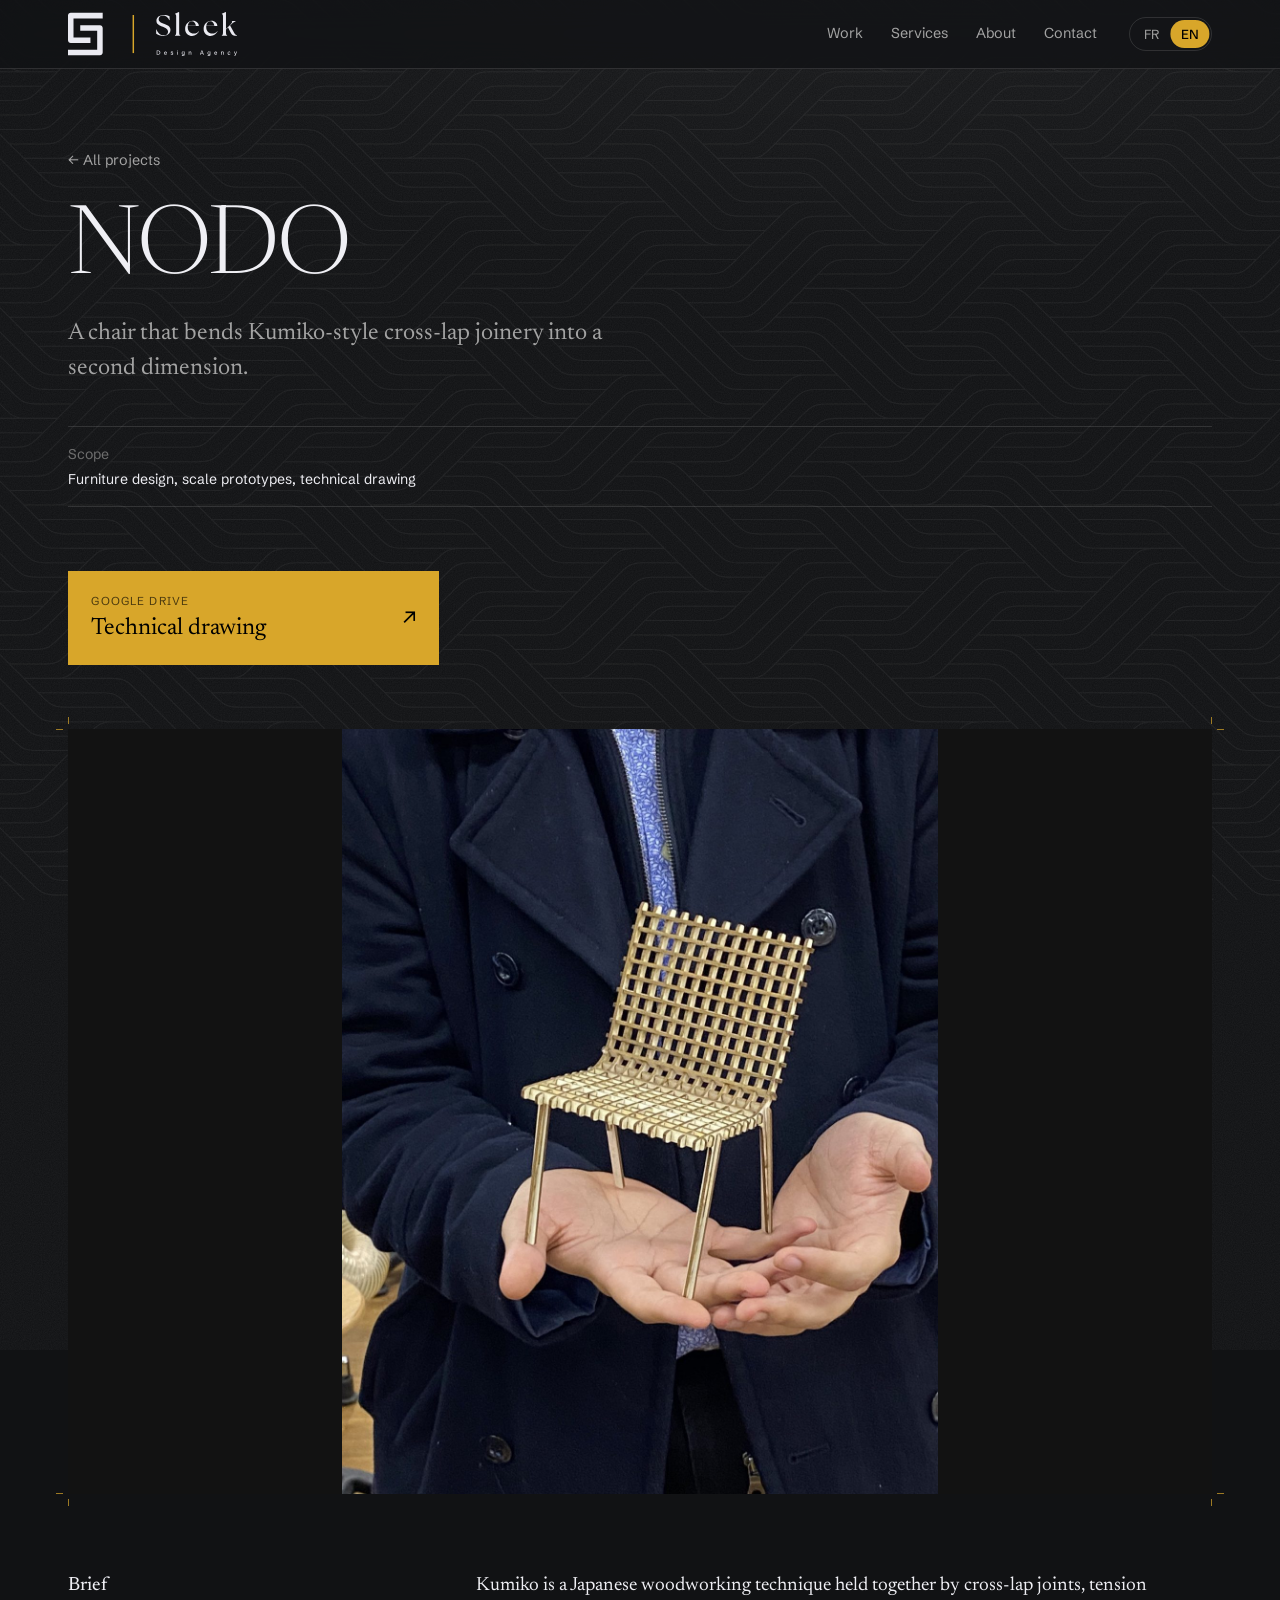
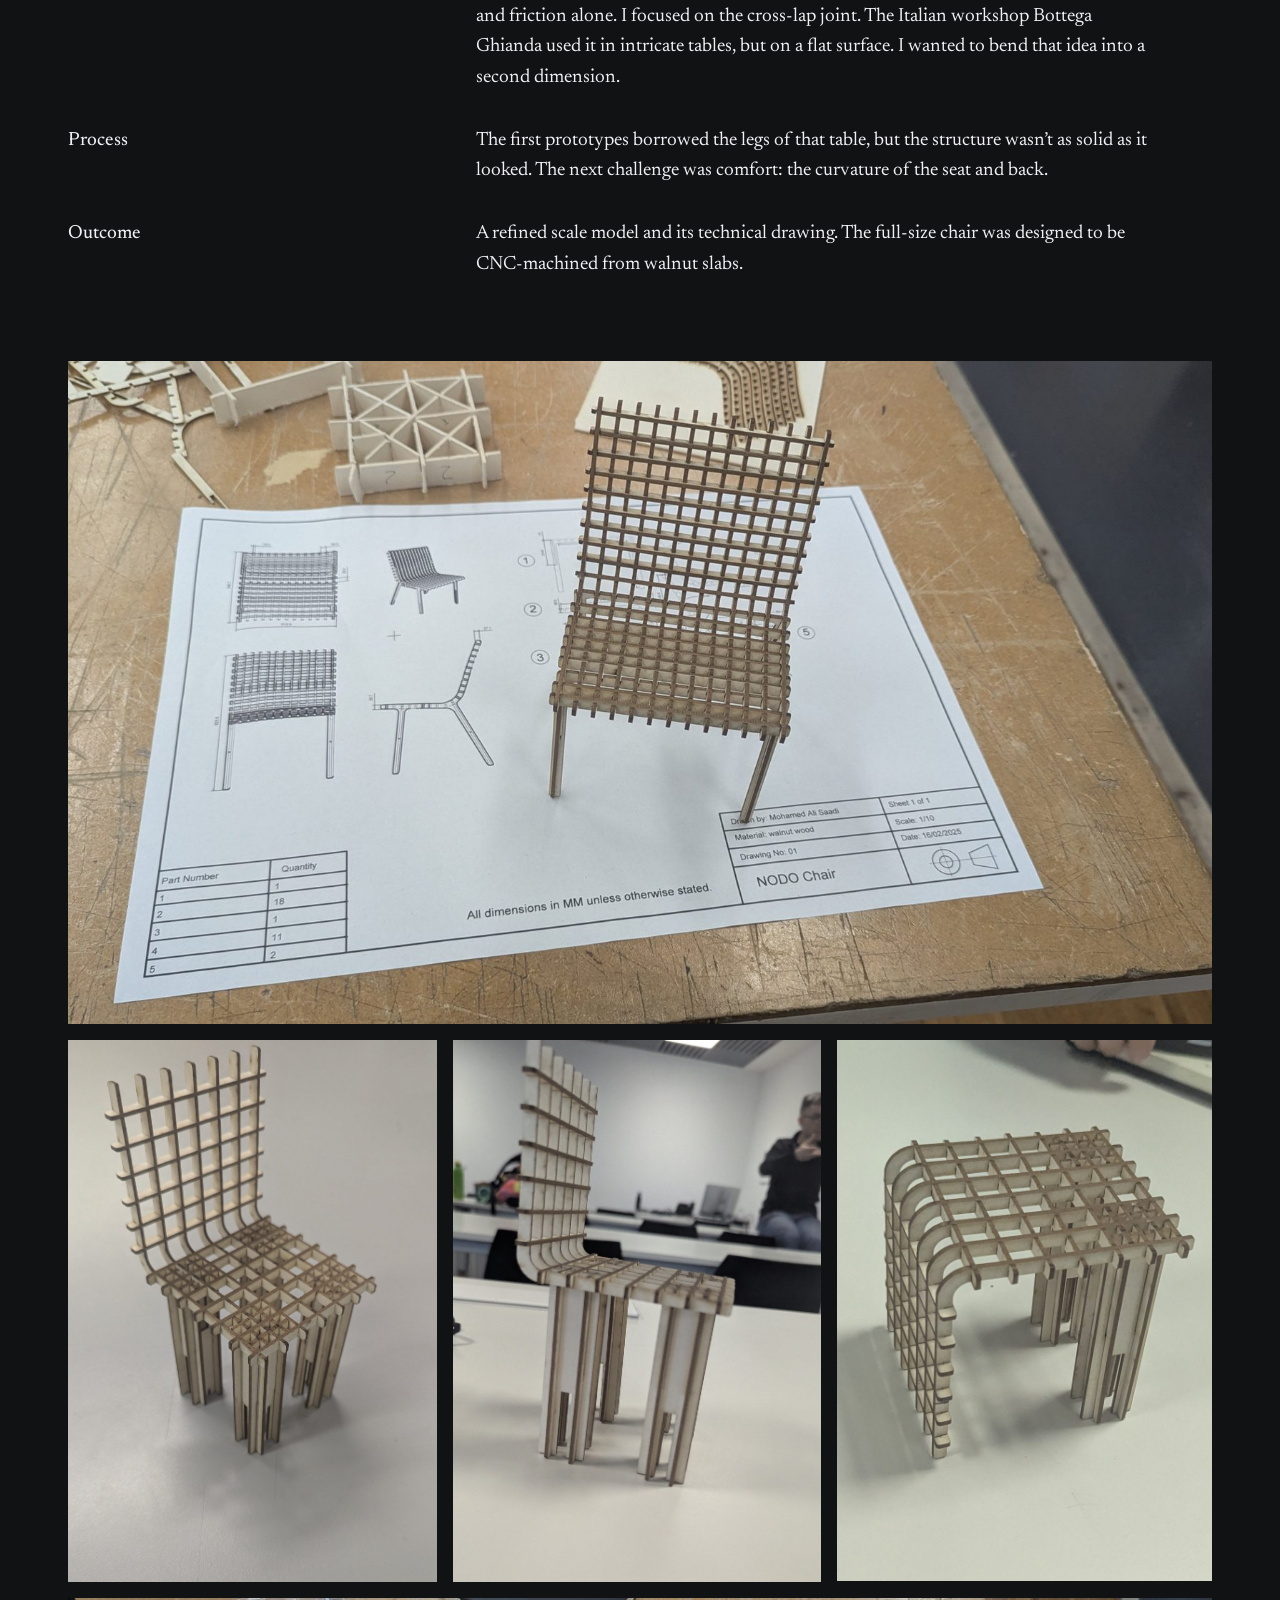
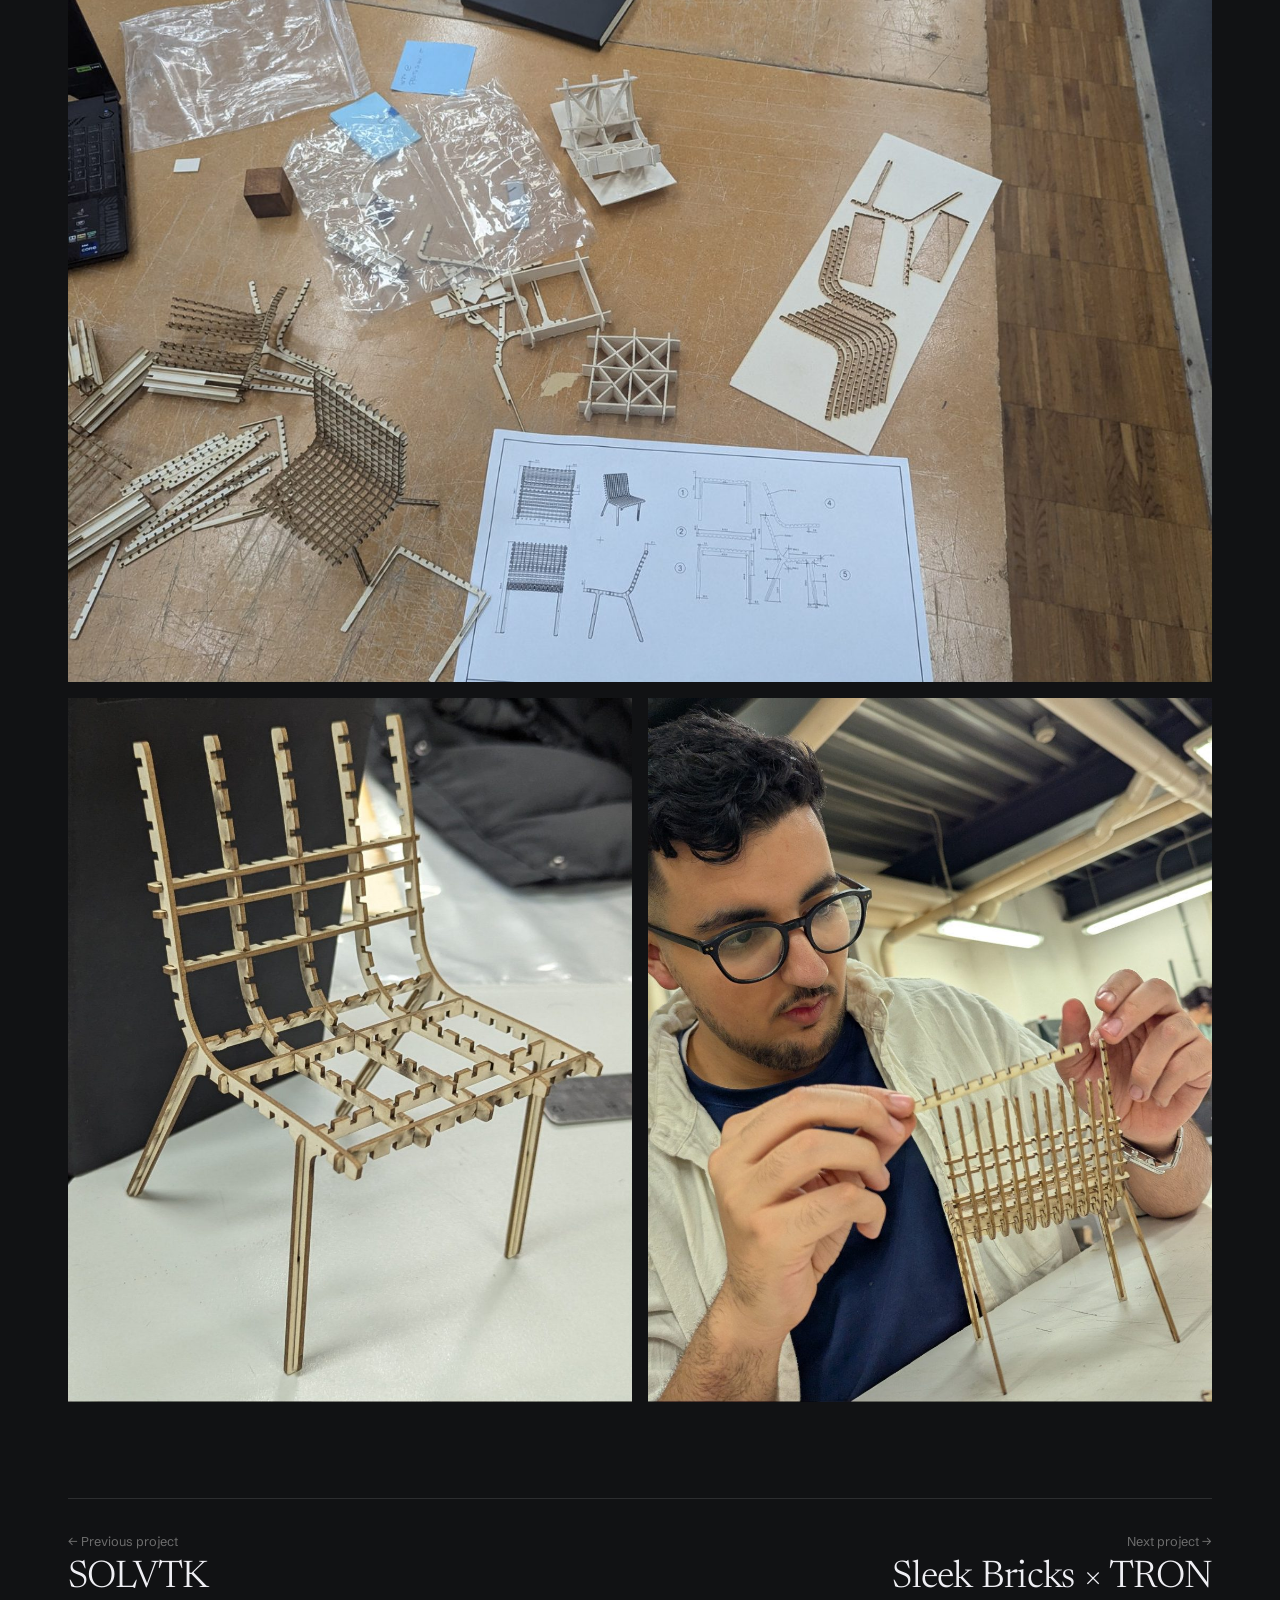
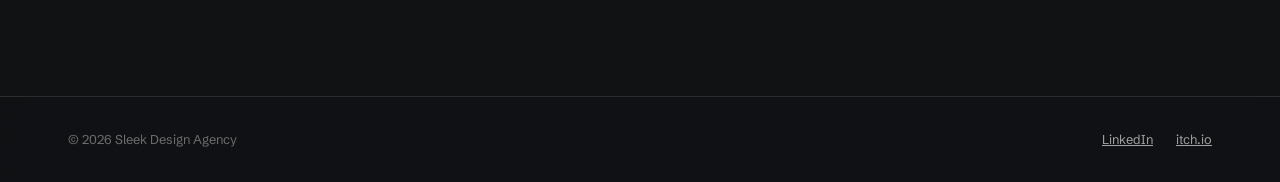
<file: projects/nodo.html>
<!doctype html>
<html lang="fr">
<head>
  <meta charset="utf-8">
  <meta name="viewport" content="width=device-width, initial-scale=1, viewport-fit=cover">
  <title>NODO — Sleek Design Agency</title>
  <meta name="description" content="Une chaise qui fait passer l’assemblage à mi-bois du kumiko à une deuxième dimension.">
  <meta name="theme-color" content="#111214">
  <!-- Link previews (LinkedIn, iMessage, email…). Replace https://DOMAIN with your real domain once it's live. -->
  <meta property="og:type" content="article">
  <meta property="og:site_name" content="Sleek Design Agency">
  <meta property="og:title" content="NODO — Sleek Design Agency">
  <meta property="og:description" content="Une chaise qui fait passer l’assemblage à mi-bois du kumiko à une deuxième dimension.">
  <meta property="og:image" content="https://DOMAIN/images/nodo-01.jpg">
  <meta property="og:url" content="https://DOMAIN/projects/nodo.html">
  <meta name="twitter:card" content="summary_large_image">
  <link rel="icon" href="../favicon.svg" type="image/svg+xml">
  <link rel="preconnect" href="https://fonts.googleapis.com">
  <link rel="preconnect" href="https://fonts.gstatic.com" crossorigin>
  <link href="https://fonts.googleapis.com/css2?family=Newsreader:ital,opsz,wght@0,6..72,300..600;1,6..72,300..500&family=Schibsted+Grotesk:wght@400;500;600&display=swap" rel="stylesheet">
  <link rel="stylesheet" href="../styles.css">
  <script src="../script.js"></script>
</head>
<body>

  <!-- ============ HEADER ============ -->
  <header class="site">
    <div class="wrap bar">
      <a class="mark" href="../index.html" aria-label="Sleek Design Agency">
        <img class="logo" src="../images/logo.svg" alt="" width="369" height="96">
      </a>
      <nav class="main" aria-label="Main">
        <a href="../index.html#work"><span lang="fr">Projets</span><span lang="en">Work</span></a>
        <a href="../index.html#services">Services</a>
        <a href="../index.html#about"><span lang="fr">À propos</span><span lang="en">About</span></a>
        <a href="../index.html#contact">Contact</a>
      </nav>
      <button class="lang" type="button" data-active="fr" aria-label="Switch to English">
        <span data-lang="fr">FR</span>
        <span data-lang="en">EN</span>
      </button>
    </div>
  </header>

  <main class="pj">
    <article class="wrap">
      <a class="pj-back" href="../index.html#work"><span lang="fr">← Tous les projets</span><span lang="en">← All projects</span></a>
      <h1>NODO</h1>
      <p class="pj-lede"><span lang="fr">Une chaise qui fait passer l’assemblage à mi-bois du kumiko à une deuxième dimension.</span><span lang="en">A chair that bends Kumiko-style cross-lap joinery into a second dimension.</span></p>
      <dl class="case-meta">
        <div>
          <dt><span lang="fr">Portée</span><span lang="en">Scope</span></dt>
          <dd><span lang="fr">Design de mobilier, prototypes à l’échelle, dessin technique</span><span lang="en">Furniture design, scale prototypes, technical drawing</span></dd>
        </div>
      </dl>
      <div class="case-links">
        <a href="https://drive.google.com/file/d/14ENuLs75vZZBz6KKRZUCuhi3CN-YMRKd/view?usp=sharing" target="_blank" rel="noopener">
          <small>Google Drive</small>
          <strong><span lang="fr">Dessin technique</span><span lang="en">Technical drawing</span></strong>
        </a>
      </div>
    </article>

    <figure class="pj-hero crop">
      <img src="../images/nodo-01.jpg" alt="NODO">
    </figure>

    <article class="wrap">
      <div class="case-body">
        <h3><span lang="fr">Mandat</span><span lang="en">Brief</span></h3>
        <div>
          <p lang="fr">Le kumiko est une technique d’ébénisterie japonaise qui tient uniquement par des assemblages à mi-bois, la tension et la friction. Je me suis concentré sur l’assemblage à mi-bois. L’atelier italien Bottega Ghianda en a fait des tables aux motifs complexes, mais à plat. Je voulais plier cette idée pour lui donner une deuxième dimension.</p>
          <p lang="en">Kumiko is a Japanese woodworking technique held together by cross-lap joints, tension and friction alone. I focused on the cross-lap joint. The Italian workshop Bottega Ghianda used it in intricate tables, but on a flat surface. I wanted to bend that idea into a second dimension.</p>
        </div>
        <h3><span lang="fr">Démarche</span><span lang="en">Process</span></h3>
        <div>
          <p lang="fr">Les premiers prototypes reprenaient les pattes de cette table, mais leur structure n’était pas aussi solide que leur allure. Le défi suivant était le confort : la courbure de l’assise et du dossier.</p>
          <p lang="en">The first prototypes borrowed the legs of that table, but the structure wasn’t as solid as it looked. The next challenge was comfort: the curvature of the seat and back.</p>
        </div>
        <h3><span lang="fr">Résultat</span><span lang="en">Outcome</span></h3>
        <div>
          <p lang="fr">Une maquette raffinée et son dessin technique. La chaise grandeur nature était prévue en dalles de noyer usinées à la CNC.</p>
          <p lang="en">A refined scale model and its technical drawing. The full-size chair was designed to be CNC-machined from walnut slabs.</p>
        </div>
      </div>

      <div class="gallery">
        <!-- rhythm: wide / three portraits / wide / two portraits; every row spans the full width -->
        <div class="g-row">
          <a class="g-item" href="../images/nodo-03.jpg" target="_blank" rel="noopener" style="flex:1.724 1 0">
            <img src="../images/nodo-03.jpg" alt="NODO" loading="lazy">
          </a>
        </div>
        <div class="g-row">
          <a class="g-item" href="../images/nodo-04.jpg" target="_blank" rel="noopener" style="flex:0.681 1 0">
            <img src="../images/nodo-04.jpg" alt="NODO" loading="lazy">
          </a>
          <a class="g-item" href="../images/nodo-05.jpg" target="_blank" rel="noopener" style="flex:0.680 1 0">
            <img src="../images/nodo-05.jpg" alt="NODO" loading="lazy">
          </a>
          <a class="g-item" href="../images/nodo-06.jpg" target="_blank" rel="noopener" style="flex:0.692 1 0">
            <img src="../images/nodo-06.jpg" alt="NODO" loading="lazy">
          </a>
        </div>
        <div class="g-row">
          <a class="g-item" href="../images/nodo-07.jpg" target="_blank" rel="noopener" style="flex:1.672 1 0">
            <img src="../images/nodo-07.jpg" alt="NODO" loading="lazy">
          </a>
        </div>
        <div class="g-row">
          <a class="g-item" href="../images/nodo-02.jpg" target="_blank" rel="noopener" style="flex:0.802 1 0">
            <img src="../images/nodo-02.jpg" alt="NODO" loading="lazy">
          </a>
          <a class="g-item" href="../images/nodo-08.jpg" target="_blank" rel="noopener" style="flex:0.802 1 0">
            <img src="../images/nodo-08.jpg" alt="NODO" loading="lazy">
          </a>
        </div>
      </div>

      <nav class="pj-next" aria-label="Projects">
        <a class="prev" href="solvtk.html">
          <small>← <span lang="fr">Projet précédent</span><span lang="en">Previous project</span></small>
          <strong>SOLVTK</strong>
        </a>
        <a class="next" href="tron.html">
          <small><span lang="fr">Projet suivant</span><span lang="en">Next project</span> →</small>
          <strong>Sleek Bricks × TRON</strong>
        </a>
      </nav>
    </article>
  </main>

  <footer>
    <div class="wrap foot">
      <span>© <span id="year"></span> Sleek Design Agency</span>
      <span><a href="https://www.linkedin.com/in/mohamed-ali-saadi-84273a299" target="_blank" rel="noopener">LinkedIn</a> <a href="https://vite-tea.itch.io/thehouse" target="_blank" rel="noopener">itch.io</a></span>
    </div>
  </footer>

</body>
</html>
</file>
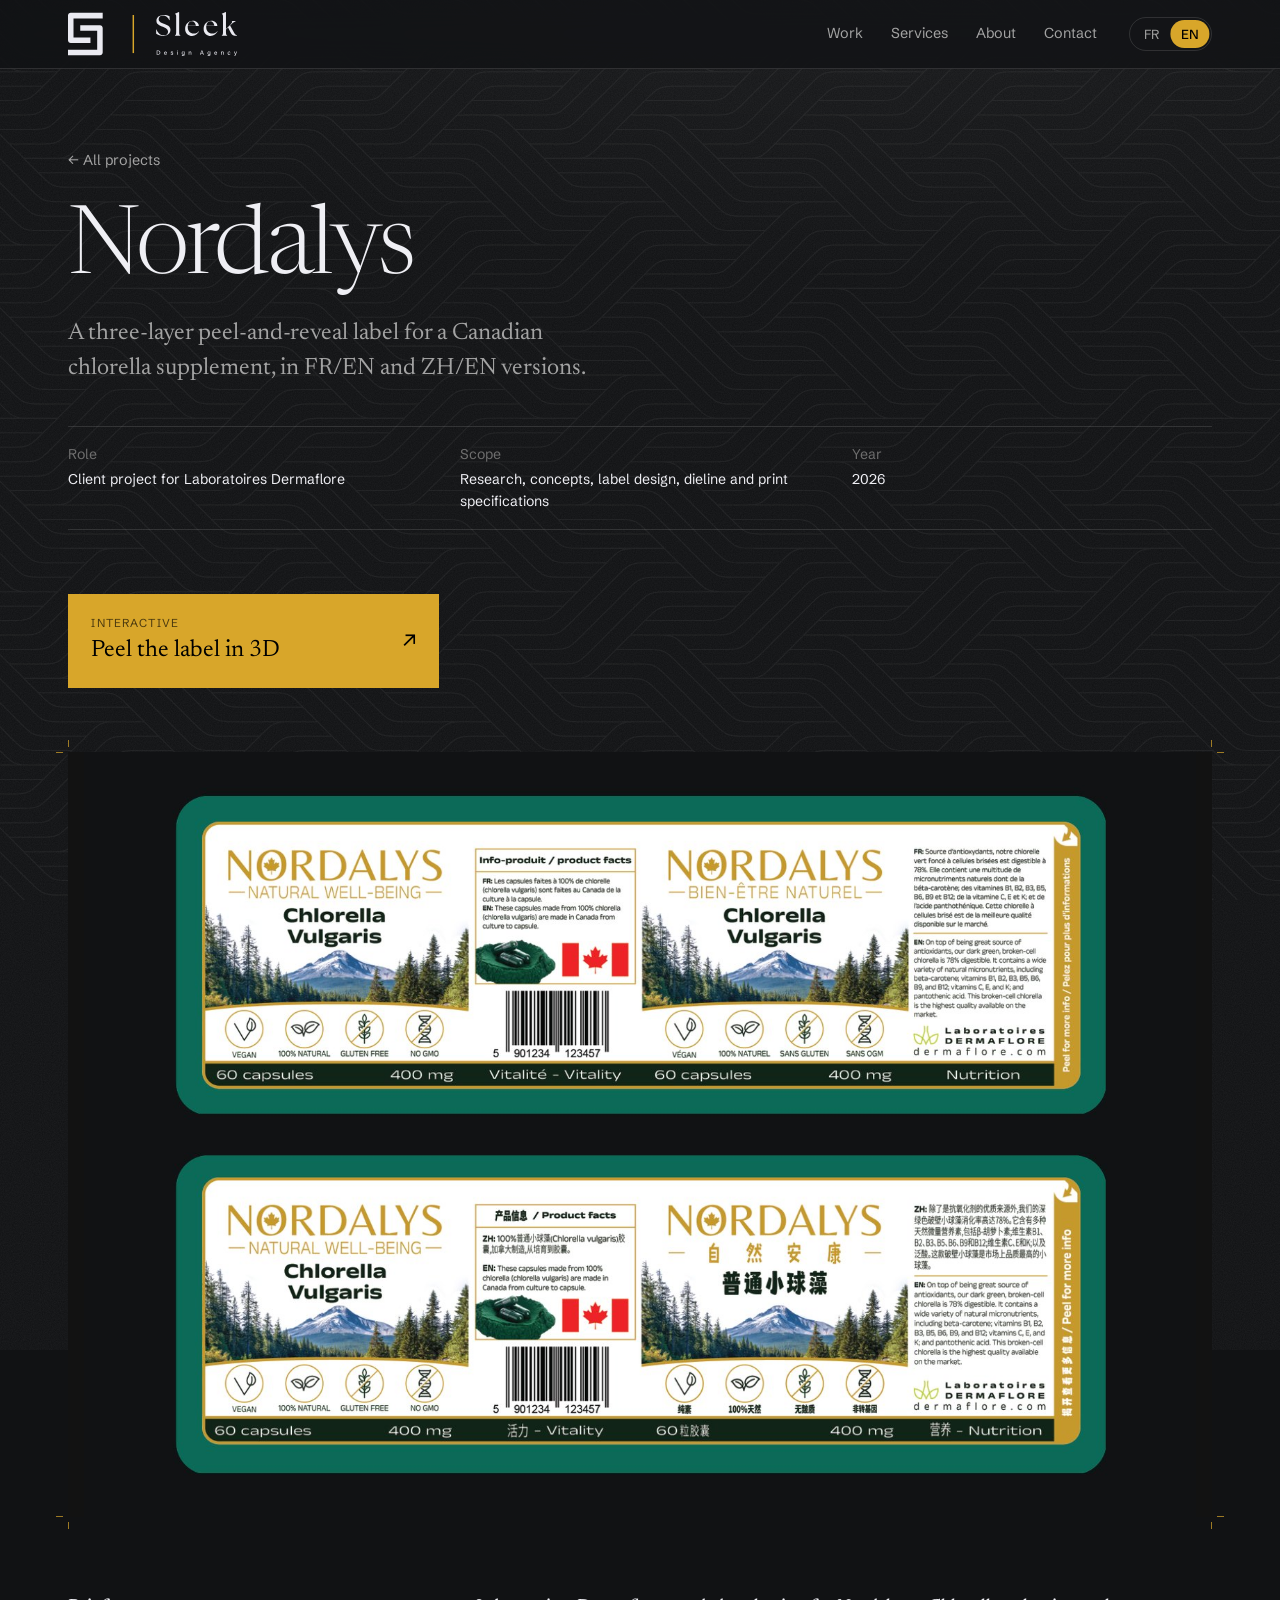
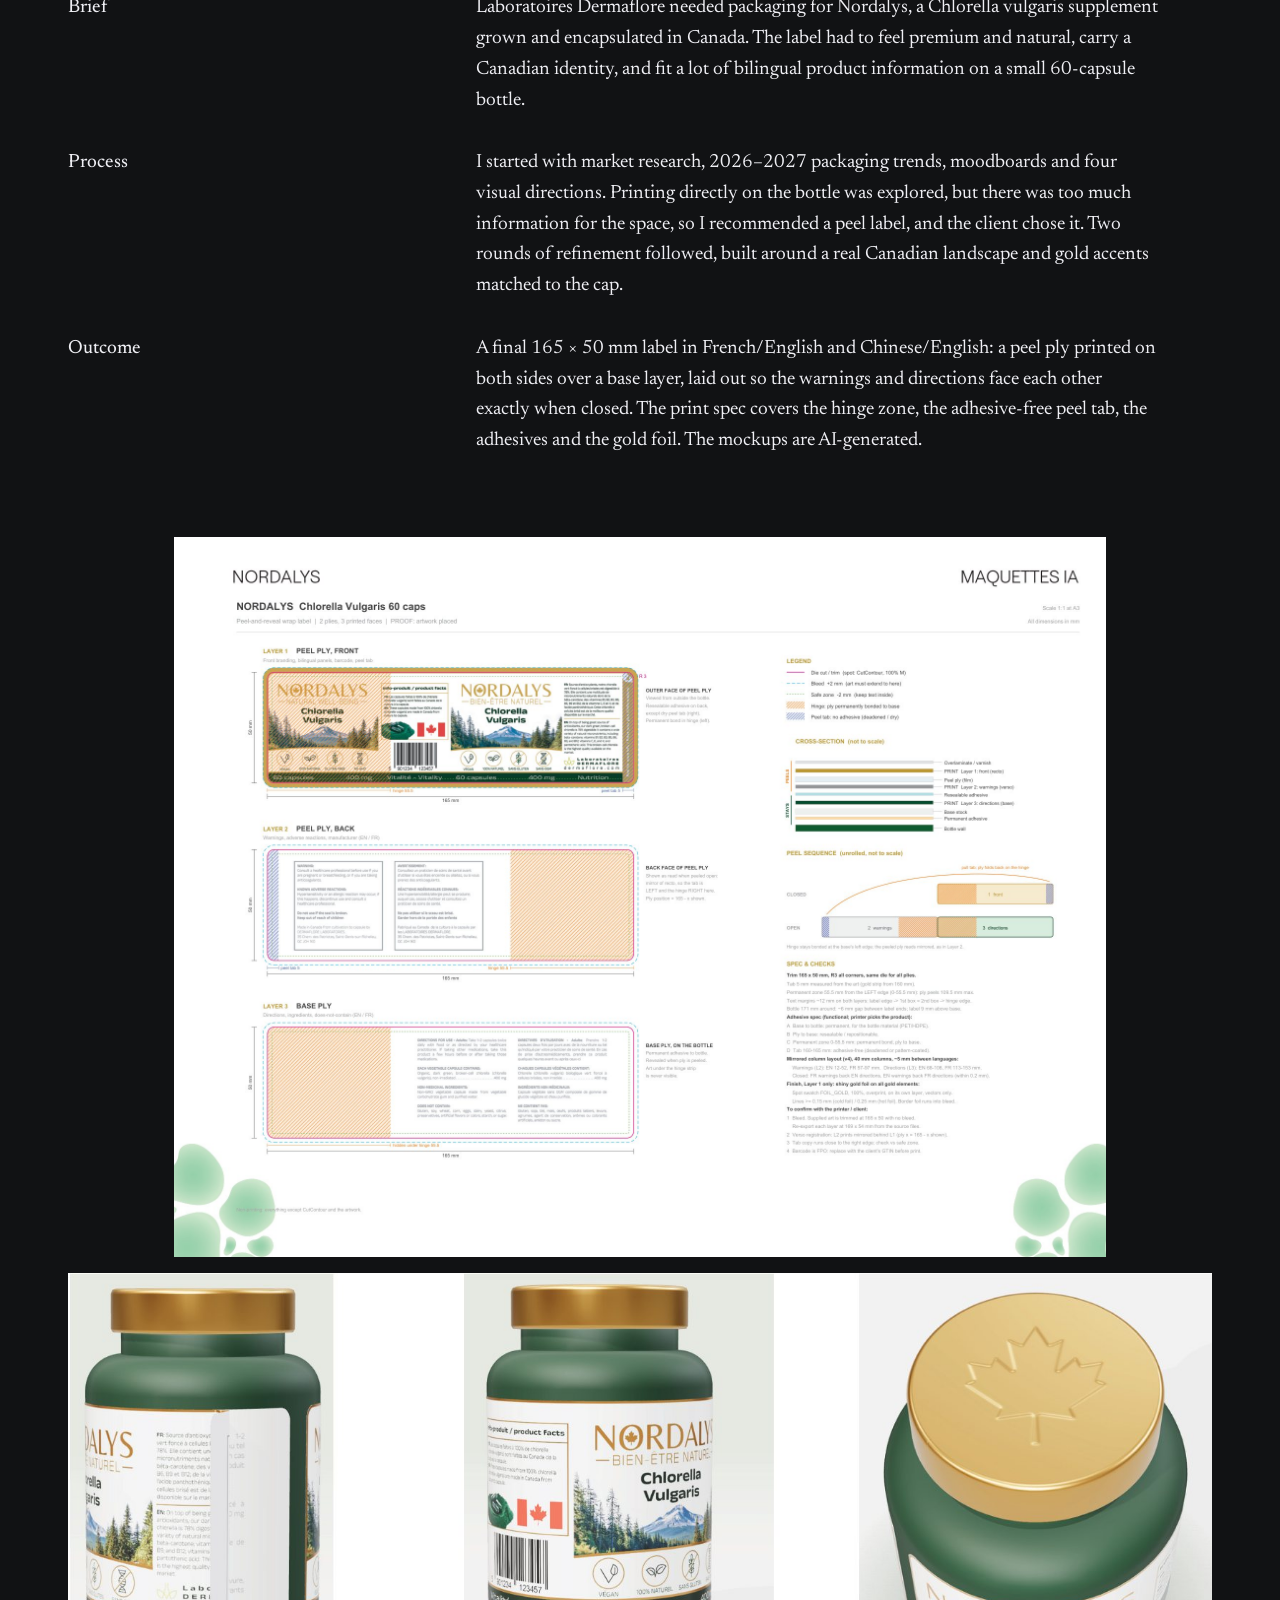
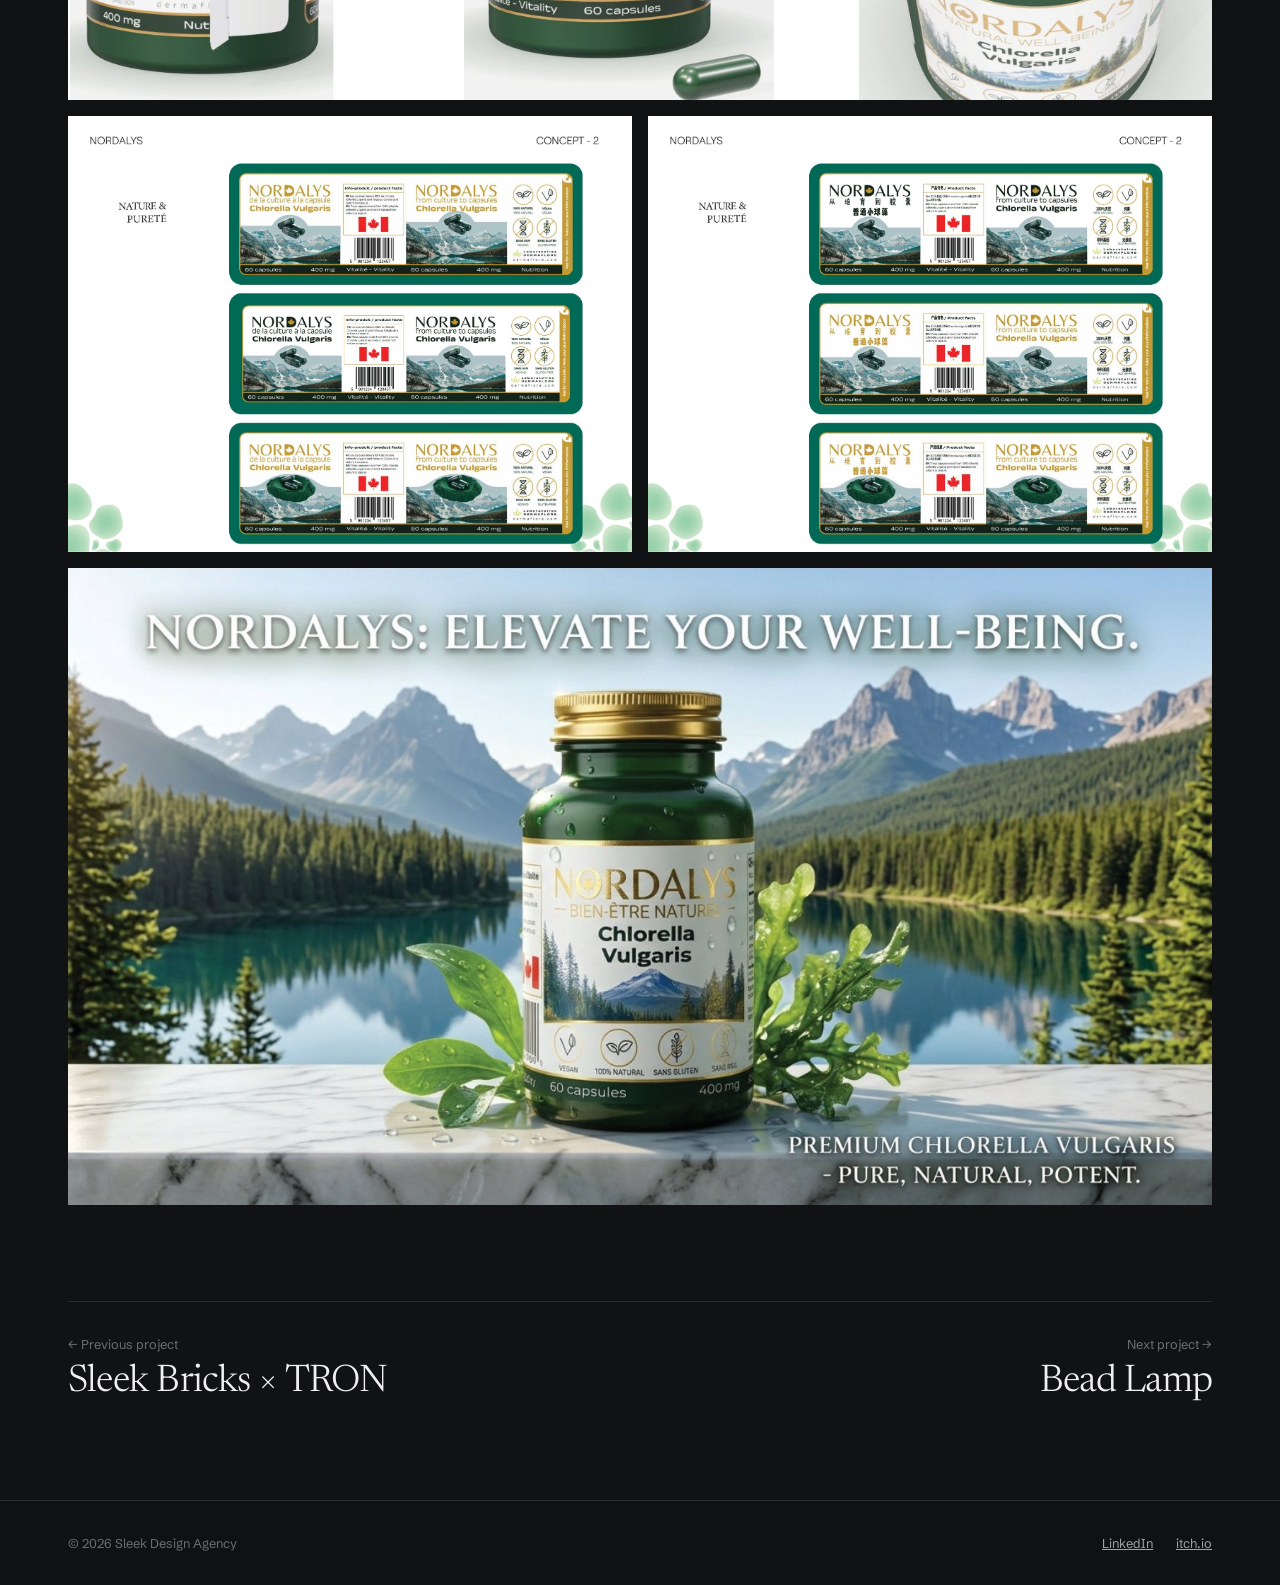
<file: projects/nordalys.html>
<!doctype html>
<html lang="fr">
<head>
  <meta charset="utf-8">
  <meta name="viewport" content="width=device-width, initial-scale=1, viewport-fit=cover">
  <title>Nordalys — Sleek Design Agency</title>
  <meta name="description" content="Étiquette à trois couches qui se pèle, pour un supplément de chlorelle canadien, en versions FR/EN et ZH/EN.">
  <meta name="theme-color" content="#111214">
  <!-- Link previews (LinkedIn, iMessage, email…). Replace https://DOMAIN with your real domain once it's live. -->
  <meta property="og:type" content="article">
  <meta property="og:site_name" content="Sleek Design Agency">
  <meta property="og:title" content="Nordalys — Sleek Design Agency">
  <meta property="og:description" content="Étiquette à trois couches qui se pèle, pour un supplément de chlorelle canadien, en versions FR/EN et ZH/EN.">
  <meta property="og:image" content="https://DOMAIN/images/nordalys-hero.jpg">
  <meta property="og:url" content="https://DOMAIN/projects/nordalys.html">
  <meta name="twitter:card" content="summary_large_image">
  <link rel="icon" href="../favicon.svg" type="image/svg+xml">
  <link rel="preconnect" href="https://fonts.googleapis.com">
  <link rel="preconnect" href="https://fonts.gstatic.com" crossorigin>
  <link href="https://fonts.googleapis.com/css2?family=Newsreader:ital,opsz,wght@0,6..72,300..600;1,6..72,300..500&family=Schibsted+Grotesk:wght@400;500;600&display=swap" rel="stylesheet">
  <link rel="stylesheet" href="../styles.css">
  <script src="../script.js"></script>
</head>
<body>

  <!-- ============ HEADER ============ -->
  <header class="site">
    <div class="wrap bar">
      <a class="mark" href="../index.html" aria-label="Sleek Design Agency">
        <img class="logo" src="../images/logo.svg" alt="" width="369" height="96">
      </a>
      <nav class="main" aria-label="Main">
        <a href="../index.html#work"><span lang="fr">Projets</span><span lang="en">Work</span></a>
        <a href="../index.html#services">Services</a>
        <a href="../index.html#about"><span lang="fr">À propos</span><span lang="en">About</span></a>
        <a href="../index.html#contact">Contact</a>
      </nav>
      <button class="lang" type="button" data-active="fr" aria-label="Switch to English">
        <span data-lang="fr">FR</span>
        <span data-lang="en">EN</span>
      </button>
    </div>
  </header>

  <main class="pj">
    <article class="wrap">
      <a class="pj-back" href="../index.html#work"><span lang="fr">← Tous les projets</span><span lang="en">← All projects</span></a>
      <h1>Nordalys</h1>
      <p class="pj-lede"><span lang="fr">Étiquette à trois couches qui se pèle, pour un supplément de chlorelle canadien, en versions FR/EN et ZH/EN.</span><span lang="en">A three-layer peel-and-reveal label for a Canadian chlorella supplement, in FR/EN and ZH/EN versions.</span></p>
      <dl class="case-meta">
        <div>
          <dt><span lang="fr">Rôle</span><span lang="en">Role</span></dt>
          <dd><span lang="fr">Mandat client pour les Laboratoires Dermaflore</span><span lang="en">Client project for Laboratoires Dermaflore</span></dd>
        </div>
        <div>
          <dt><span lang="fr">Portée</span><span lang="en">Scope</span></dt>
          <dd><span lang="fr">Recherche, concepts, design d’étiquette, gabarit et devis d’impression</span><span lang="en">Research, concepts, label design, dieline and print specifications</span></dd>
        </div>
        <div>
          <dt><span lang="fr">Année</span><span lang="en">Year</span></dt>
          <dd>2026</dd>
        </div>
      </dl>
      <div class="case-links">
        <a href="https://claude.ai/artifact/FsUmjMsJdbdBy32pqK8ZHH" target="_blank" rel="noopener">
          <small><span lang="fr">Interactif</span><span lang="en">Interactive</span></small>
          <strong><span lang="fr">Pelez l’étiquette en 3D</span><span lang="en">Peel the label in 3D</span></strong>
        </a>
      </div>
    </article>

    <figure class="pj-hero crop">
      <img src="../images/nordalys-hero.jpg" alt="Nordalys">
    </figure>

    <article class="wrap">
      <div class="case-body">
        <h3><span lang="fr">Mandat</span><span lang="en">Brief</span></h3>
        <div>
          <p lang="fr">Les Laboratoires Dermaflore avaient besoin d’un emballage pour Nordalys, un supplément de chlorelle (Chlorella vulgaris) cultivé et mis en capsules au Canada. L’étiquette devait dégager une impression haut de gamme et naturelle, affirmer son identité canadienne et contenir beaucoup d’information bilingue sur un petit flacon de 60 capsules.</p>
          <p lang="en">Laboratoires Dermaflore needed packaging for Nordalys, a Chlorella vulgaris supplement grown and encapsulated in Canada. The label had to feel premium and natural, carry a Canadian identity, and fit a lot of bilingual product information on a small 60-capsule bottle.</p>
        </div>
        <h3><span lang="fr">Démarche</span><span lang="en">Process</span></h3>
        <div>
          <p lang="fr">J’ai commencé par une analyse du marché, des tendances d’emballage 2026-2027, des planches d’ambiance et quatre pistes visuelles. L’impression directe sur le flacon a été explorée, mais il y avait trop d’information pour l’espace disponible : j’ai recommandé une étiquette à peler, et le client l’a retenue. Deux rondes de raffinement ont suivi, autour d’un vrai paysage canadien et d’accents dorés assortis au bouchon.</p>
          <p lang="en">I started with market research, 2026–2027 packaging trends, moodboards and four visual directions. Printing directly on the bottle was explored, but there was too much information for the space, so I recommended a peel label, and the client chose it. Two rounds of refinement followed, built around a real Canadian landscape and gold accents matched to the cap.</p>
        </div>
        <h3><span lang="fr">Résultat</span><span lang="en">Outcome</span></h3>
        <div>
          <p lang="fr">Une étiquette finale de 165 × 50 mm en versions français/anglais et chinois/anglais : un volet imprimé recto verso sur une couche de base, conçu pour que les mises en garde et le mode d’emploi se fassent face exactement une fois refermé. Le devis d’impression précise la zone de charnière, la languette sans adhésif, les colles et la dorure à chaud. Les mises en situation sont générées par IA.</p>
          <p lang="en">A final 165 × 50 mm label in French/English and Chinese/English: a peel ply printed on both sides over a base layer, laid out so the warnings and directions face each other exactly when closed. The print spec covers the hinge zone, the adhesive-free peel tab, the adhesives and the gold foil. The mockups are AI-generated.</p>
        </div>
      </div>
      <div class="gallery">
        <div class="g-row">
          <a class="g-item" href="../images/nordalys-04.jpg" target="_blank" rel="noopener" style="flex:1.294 1 0;max-width:min(100%, calc(80vh * 1.294))">
            <img src="../images/nordalys-04.jpg" alt="Nordalys" loading="lazy">
          </a>
        </div>
        <div class="g-row">
          <a class="g-item" href="../images/nordalys-05.jpg" target="_blank" rel="noopener" style="flex:2.676 1 0">
            <img src="../images/nordalys-05.jpg" alt="Nordalys" loading="lazy">
          </a>
        </div>
        <div class="g-row">
          <a class="g-item" href="../images/nordalys-10.jpg" target="_blank" rel="noopener" style="flex:1.294 1 0">
            <img src="../images/nordalys-10.jpg" alt="Nordalys" loading="lazy">
          </a>
          <a class="g-item" href="../images/nordalys-11.jpg" target="_blank" rel="noopener" style="flex:1.294 1 0">
            <img src="../images/nordalys-11.jpg" alt="Nordalys" loading="lazy">
          </a>
        </div>
        <div class="g-row">
          <a class="g-item" href="../images/nordalys-01.jpg" target="_blank" rel="noopener" style="flex:1.796 1 0">
            <img src="../images/nordalys-01.jpg" alt="Nordalys" loading="lazy">
          </a>
        </div>
      </div>

      <nav class="pj-next" aria-label="Projects">
        <a class="prev" href="tron.html">
          <small>← <span lang="fr">Projet précédent</span><span lang="en">Previous project</span></small>
          <strong>Sleek Bricks × TRON</strong>
        </a>
        <a class="next" href="bead-lamp.html">
          <small><span lang="fr">Projet suivant</span><span lang="en">Next project</span> →</small>
          <strong>Bead Lamp</strong>
        </a>
      </nav>
    </article>
  </main>

  <footer>
    <div class="wrap foot">
      <span>© <span id="year"></span> Sleek Design Agency</span>
      <span><a href="https://www.linkedin.com/in/mohamed-ali-saadi-84273a299" target="_blank" rel="noopener">LinkedIn</a> <a href="https://vite-tea.itch.io/thehouse" target="_blank" rel="noopener">itch.io</a></span>
    </div>
  </footer>

</body>
</html>
</file>
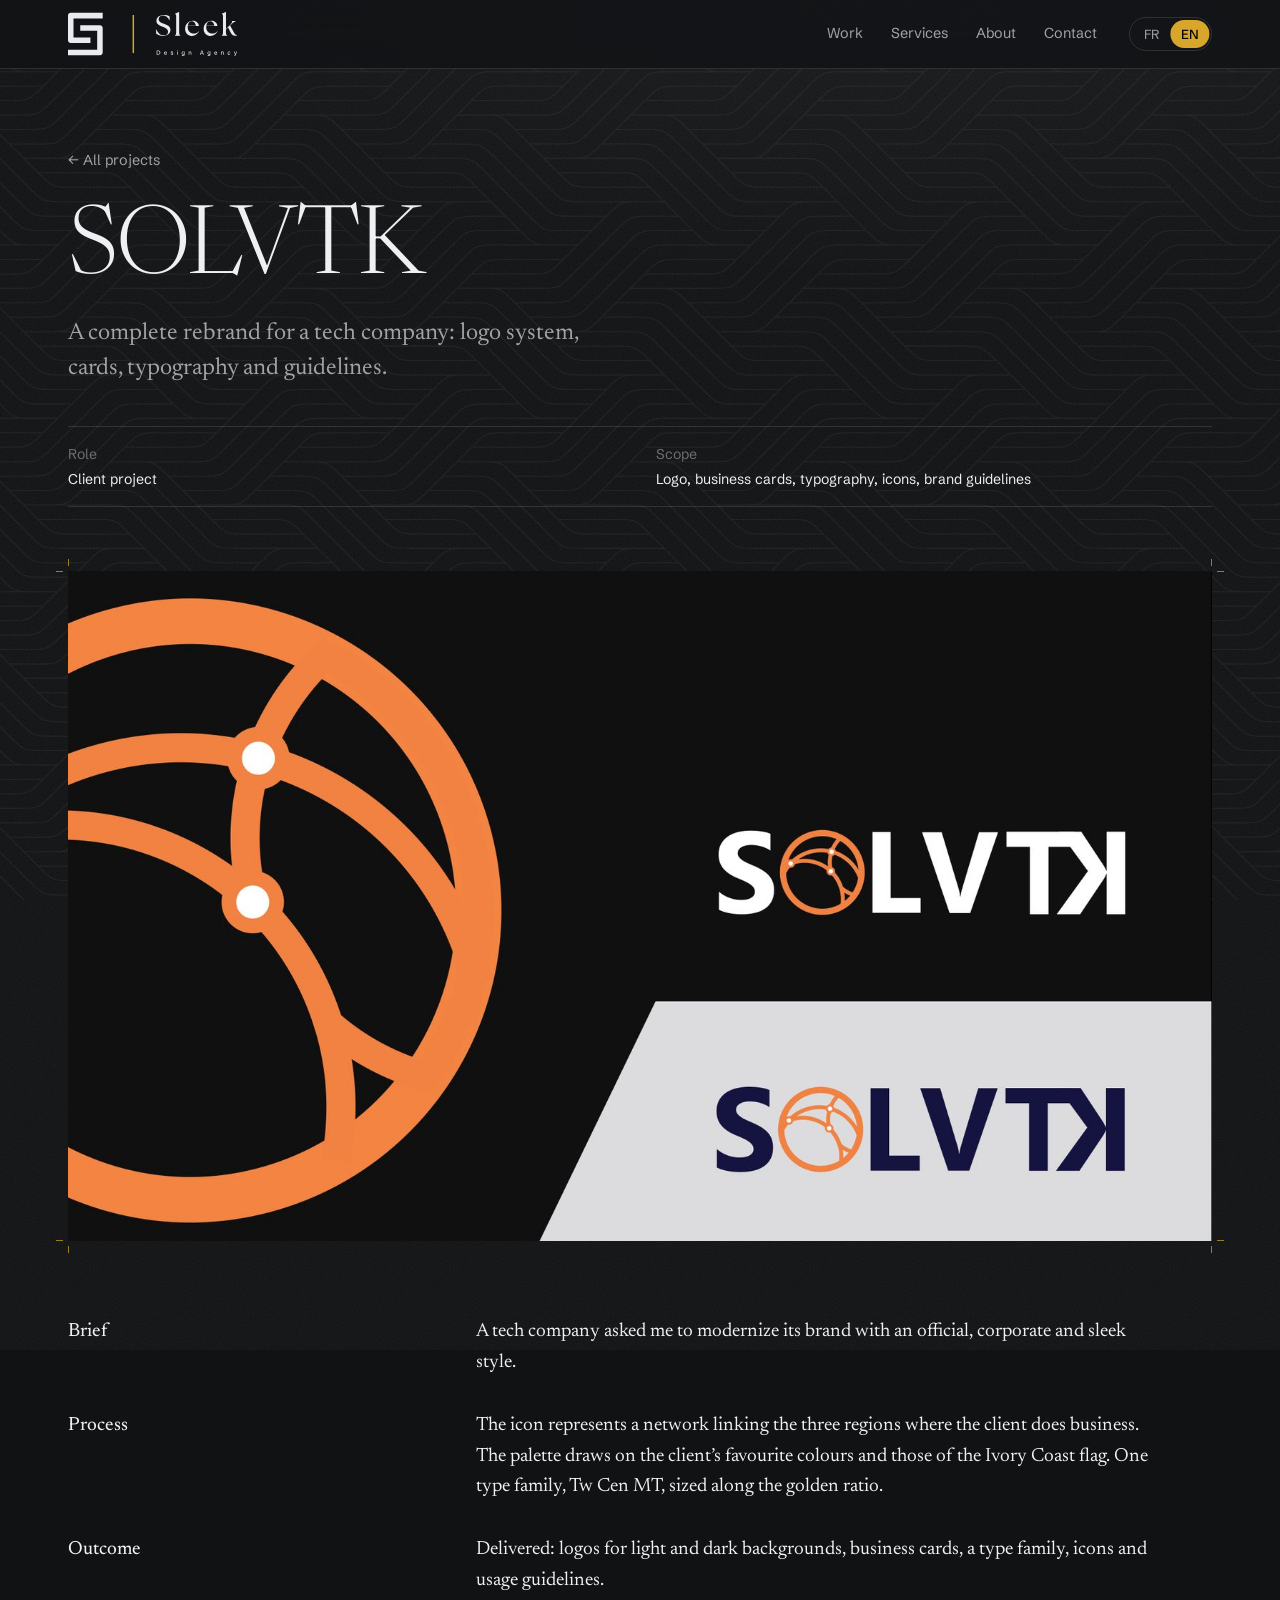
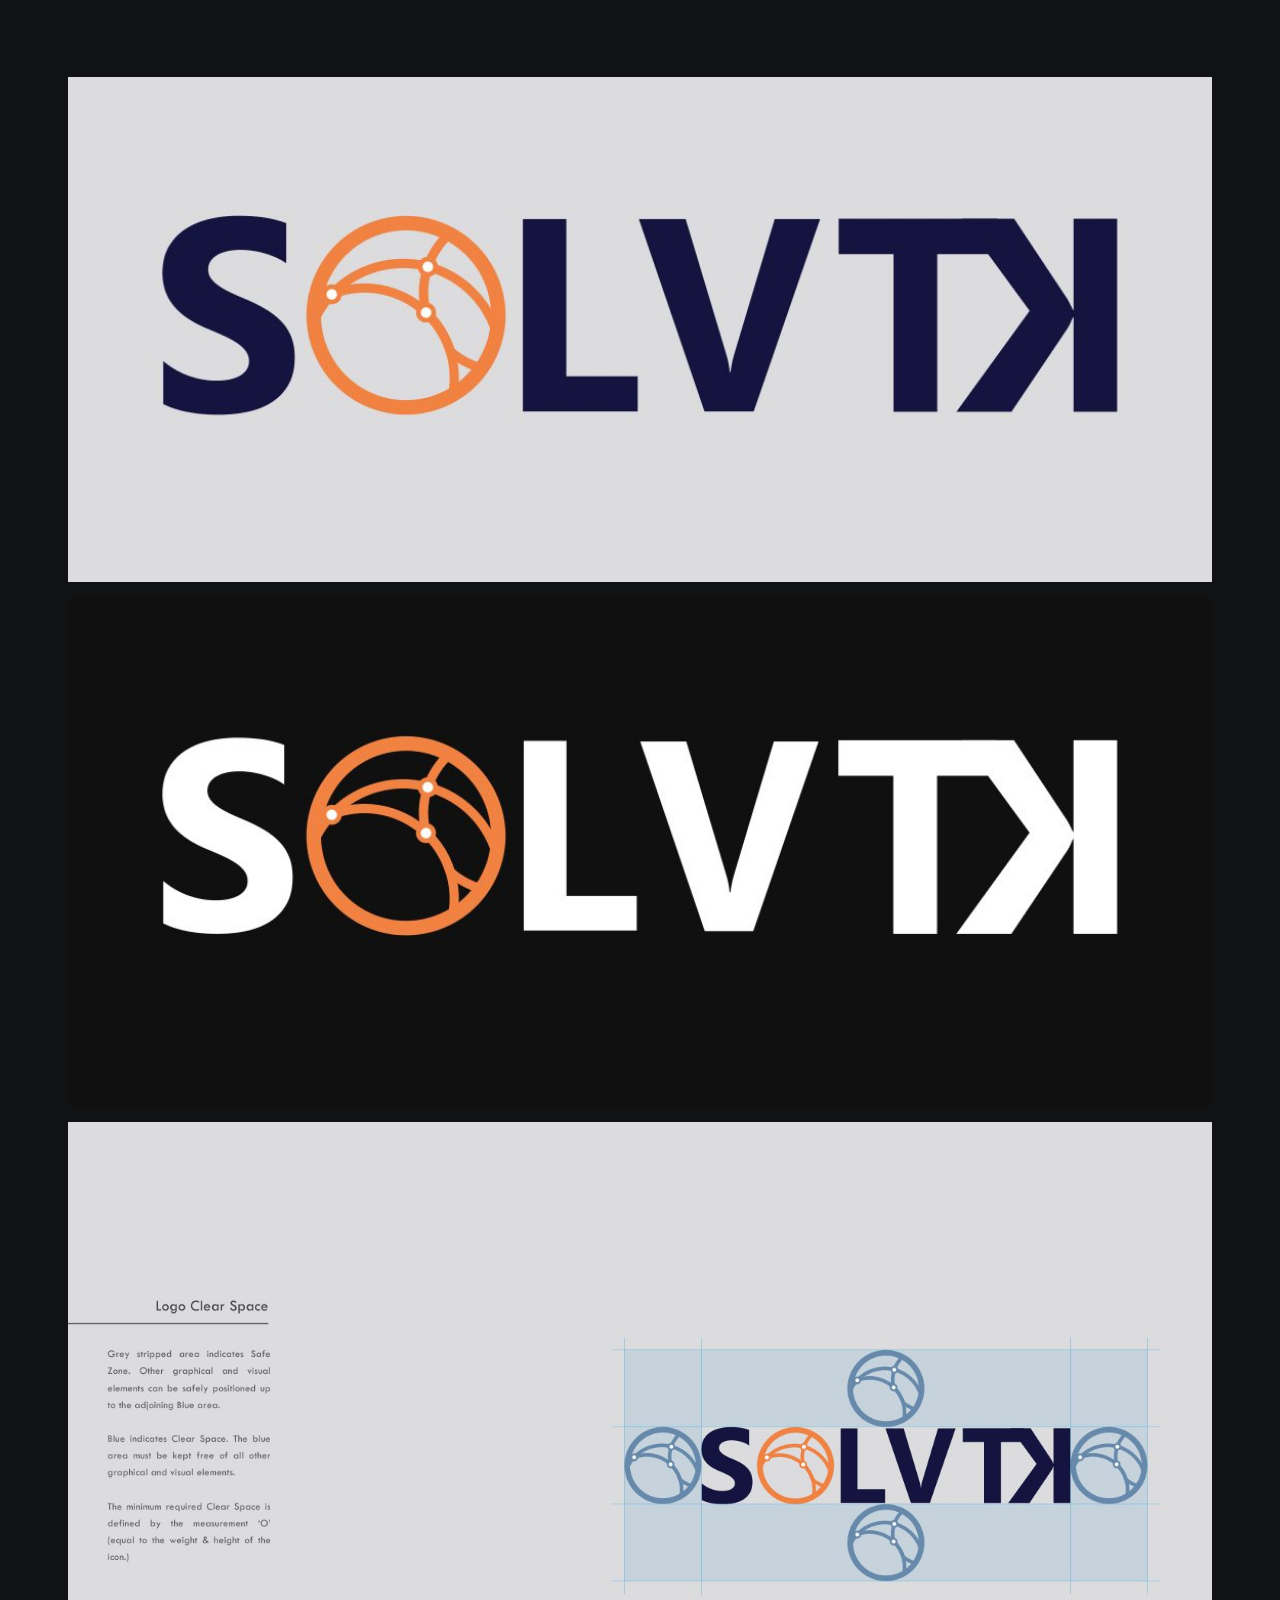
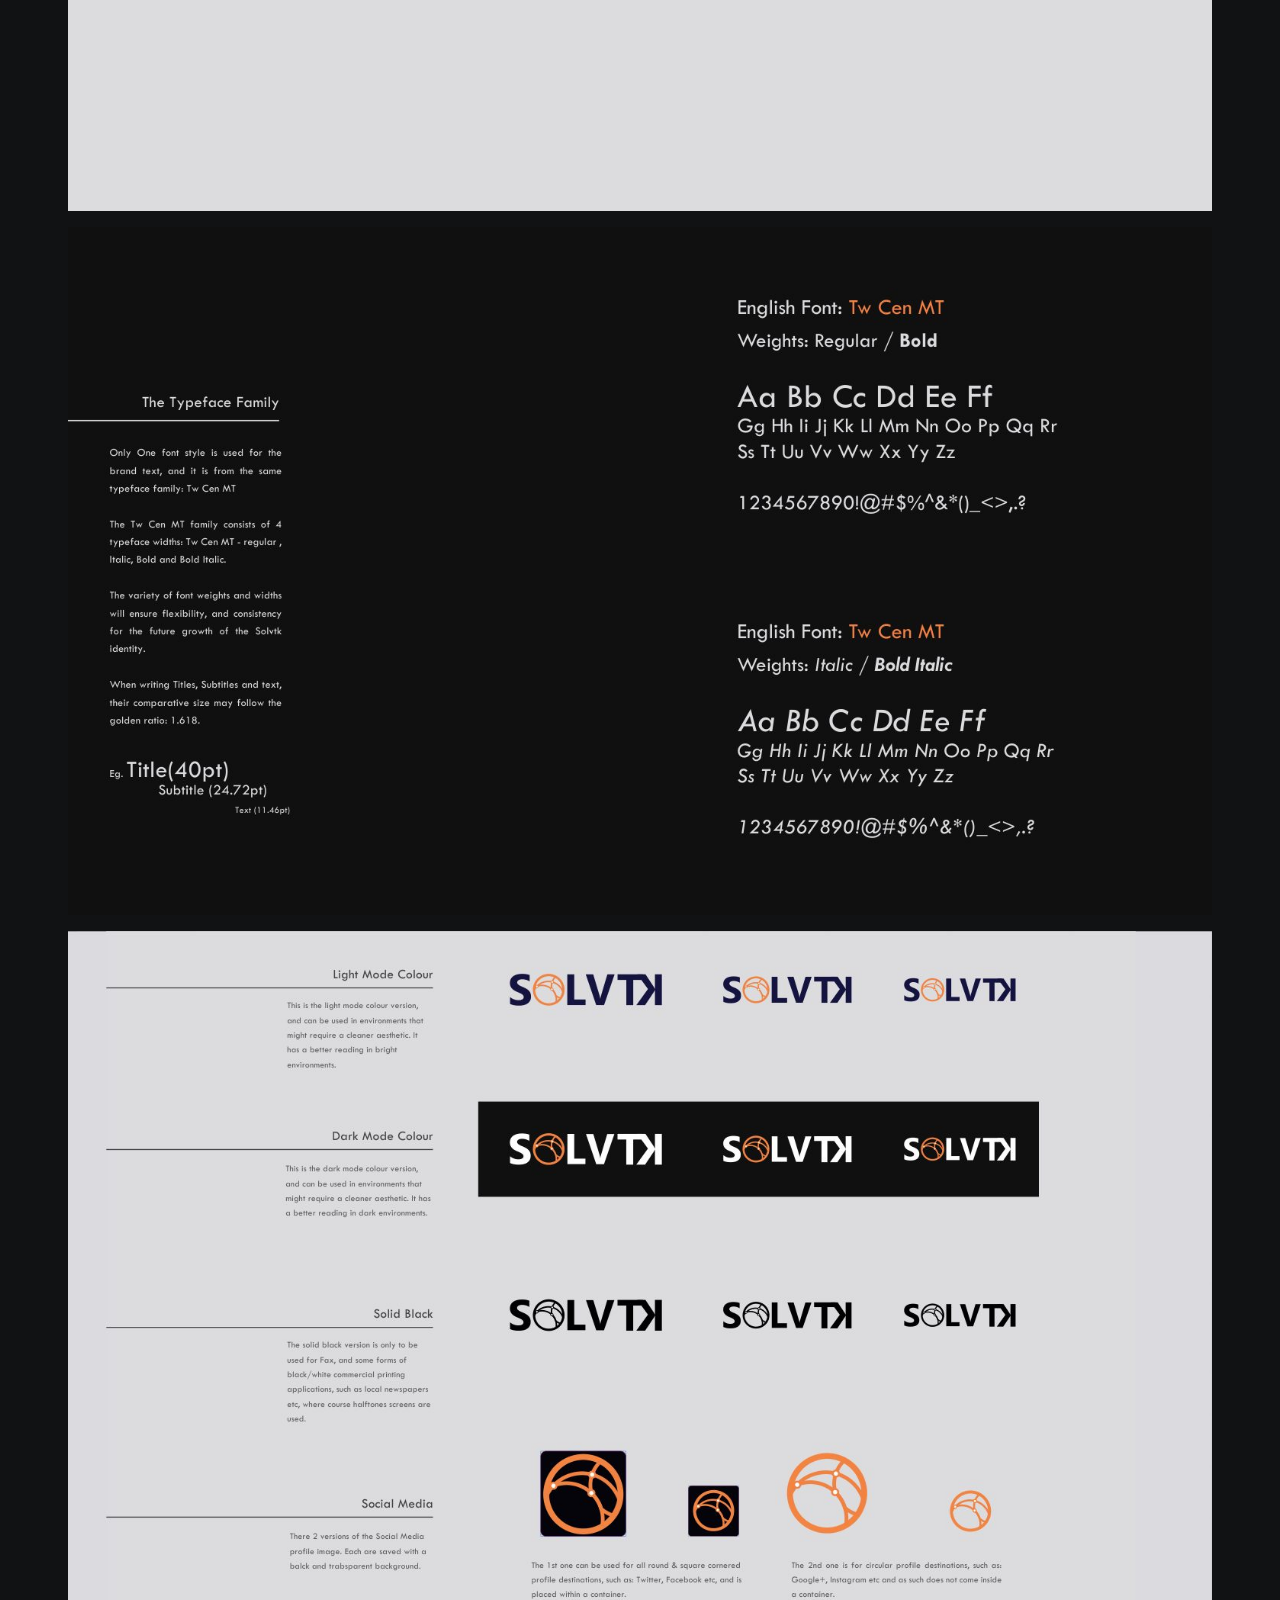
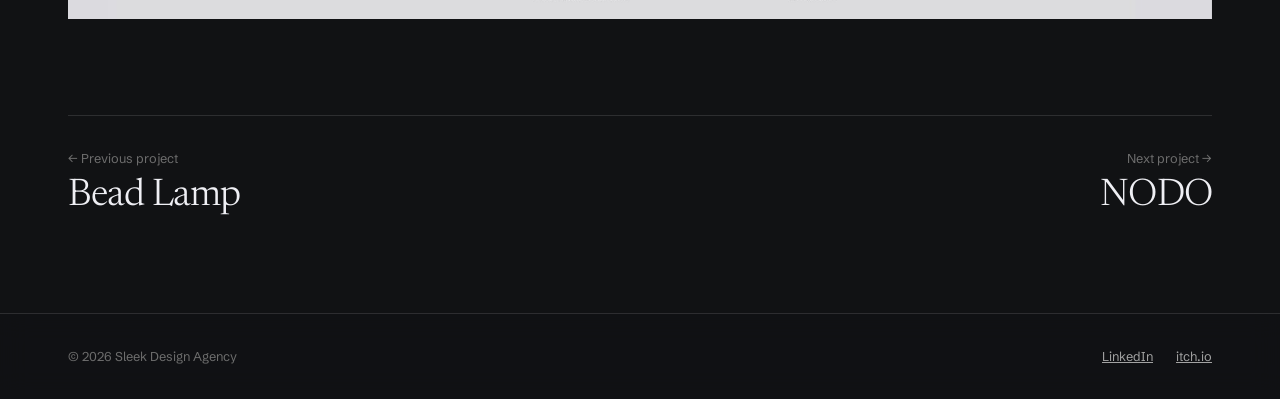
<file: projects/solvtk.html>
<!doctype html>
<html lang="fr">
<head>
  <meta charset="utf-8">
  <meta name="viewport" content="width=device-width, initial-scale=1, viewport-fit=cover">
  <title>SOLVTK — Sleek Design Agency</title>
  <meta name="description" content="Refonte complète de l’identité d’une entreprise techno : logo, cartes, typographie et normes.">
  <meta name="theme-color" content="#111214">
  <!-- Link previews (LinkedIn, iMessage, email…). Replace https://DOMAIN with your real domain once it's live. -->
  <meta property="og:type" content="article">
  <meta property="og:site_name" content="Sleek Design Agency">
  <meta property="og:title" content="SOLVTK — Sleek Design Agency">
  <meta property="og:description" content="Refonte complète de l’identité d’une entreprise techno : logo, cartes, typographie et normes.">
  <meta property="og:image" content="https://DOMAIN/images/solvtk-01.jpg">
  <meta property="og:url" content="https://DOMAIN/projects/solvtk.html">
  <meta name="twitter:card" content="summary_large_image">
  <link rel="icon" href="../favicon.svg" type="image/svg+xml">
  <link rel="preconnect" href="https://fonts.googleapis.com">
  <link rel="preconnect" href="https://fonts.gstatic.com" crossorigin>
  <link href="https://fonts.googleapis.com/css2?family=Newsreader:ital,opsz,wght@0,6..72,300..600;1,6..72,300..500&family=Schibsted+Grotesk:wght@400;500;600&display=swap" rel="stylesheet">
  <link rel="stylesheet" href="../styles.css">
  <script src="../script.js"></script>
</head>
<body>

  <!-- ============ HEADER ============ -->
  <header class="site">
    <div class="wrap bar">
      <a class="mark" href="../index.html" aria-label="Sleek Design Agency">
        <img class="logo" src="../images/logo.svg" alt="" width="369" height="96">
      </a>
      <nav class="main" aria-label="Main">
        <a href="../index.html#work"><span lang="fr">Projets</span><span lang="en">Work</span></a>
        <a href="../index.html#services">Services</a>
        <a href="../index.html#about"><span lang="fr">À propos</span><span lang="en">About</span></a>
        <a href="../index.html#contact">Contact</a>
      </nav>
      <button class="lang" type="button" data-active="fr" aria-label="Switch to English">
        <span data-lang="fr">FR</span>
        <span data-lang="en">EN</span>
      </button>
    </div>
  </header>

  <main class="pj">
    <article class="wrap">
      <a class="pj-back" href="../index.html#work"><span lang="fr">← Tous les projets</span><span lang="en">← All projects</span></a>
      <h1>SOLVTK</h1>
      <p class="pj-lede"><span lang="fr">Refonte complète de l’identité d’une entreprise de technologie : logo, cartes, typographie et normes.</span><span lang="en">A complete rebrand for a tech company: logo system, cards, typography and guidelines.</span></p>
      <dl class="case-meta">
        <div>
          <dt><span lang="fr">Rôle</span><span lang="en">Role</span></dt>
          <dd><span lang="fr">Mandat client</span><span lang="en">Client project</span></dd>
        </div>
        <div>
          <dt><span lang="fr">Portée</span><span lang="en">Scope</span></dt>
          <dd><span lang="fr">Logo, cartes professionnelles, typographie, icônes, normes graphiques</span><span lang="en">Logo, business cards, typography, icons, brand guidelines</span></dd>
        </div>
      </dl>
    </article>

    <figure class="pj-hero crop">
      <img src="../images/solvtk-01.jpg" alt="SOLVTK">
    </figure>

    <article class="wrap">
      <div class="case-body">
        <h3><span lang="fr">Mandat</span><span lang="en">Brief</span></h3>
        <div>
          <p lang="fr">Une entreprise techno m’a demandé de moderniser sa marque et de lui donner un style officiel, corporatif et épuré.</p>
          <p lang="en">A tech company asked me to modernize its brand with an official, corporate and sleek style.</p>
        </div>
        <h3><span lang="fr">Démarche</span><span lang="en">Process</span></h3>
        <div>
          <p lang="fr">L’icône représente un réseau qui relie les trois régions où le client fait affaire. La palette s’inspire de ses couleurs préférées et de celles du drapeau de la Côte d’Ivoire. Une seule famille typographique, Tw Cen MT, avec des tailles basées sur le nombre d’or.</p>
          <p lang="en">The icon represents a network linking the three regions where the client does business. The palette draws on the client’s favourite colours and those of the Ivory Coast flag. One type family, Tw Cen MT, sized along the golden ratio.</p>
        </div>
        <h3><span lang="fr">Résultat</span><span lang="en">Outcome</span></h3>
        <div>
          <p lang="fr">Livrables : logos pour fonds clairs et foncés, cartes professionnelles, famille typographique, icônes et normes d’utilisation.</p>
          <p lang="en">Delivered: logos for light and dark backgrounds, business cards, a type family, icons and usage guidelines.</p>
        </div>
      </div>

      <div class="gallery">
        <div class="g-row">
          <a class="g-item" href="../images/solvtk-02.jpg" target="_blank" rel="noopener" style="flex:2.261 1 0">
            <img src="../images/solvtk-02.jpg" alt="SOLVTK" loading="lazy">
          </a>
        </div>
        <div class="g-row">
          <a class="g-item" href="../images/solvtk-03.jpg" target="_blank" rel="noopener" style="flex:2.252 1 0">
            <img src="../images/solvtk-03.jpg" alt="SOLVTK" loading="lazy">
          </a>
        </div>
        <div class="g-row">
          <a class="g-item" href="../images/solvtk-04.jpg" target="_blank" rel="noopener" style="flex:1.661 1 0">
            <img src="../images/solvtk-04.jpg" alt="SOLVTK" loading="lazy">
          </a>
        </div>
        <div class="g-row">
          <a class="g-item" href="../images/solvtk-05.jpg" target="_blank" rel="noopener" style="flex:1.663 1 0">
            <img src="../images/solvtk-05.jpg" alt="SOLVTK" loading="lazy">
          </a>
        </div>
        <div class="g-row">
          <a class="g-item" href="../images/solvtk-06.jpg" target="_blank" rel="noopener" style="flex:1.663 1 0">
            <img src="../images/solvtk-06.jpg" alt="SOLVTK" loading="lazy">
          </a>
        </div>
      </div>

      <nav class="pj-next" aria-label="Projects">
        <a class="prev" href="bead-lamp.html">
          <small>← <span lang="fr">Projet précédent</span><span lang="en">Previous project</span></small>
          <strong>Bead Lamp</strong>
        </a>
        <a class="next" href="nodo.html">
          <small><span lang="fr">Projet suivant</span><span lang="en">Next project</span> →</small>
          <strong>NODO</strong>
        </a>
      </nav>
    </article>
  </main>

  <footer>
    <div class="wrap foot">
      <span>© <span id="year"></span> Sleek Design Agency</span>
      <span><a href="https://www.linkedin.com/in/mohamed-ali-saadi-84273a299" target="_blank" rel="noopener">LinkedIn</a> <a href="https://vite-tea.itch.io/thehouse" target="_blank" rel="noopener">itch.io</a></span>
    </div>
  </footer>

</body>
</html>
</file>
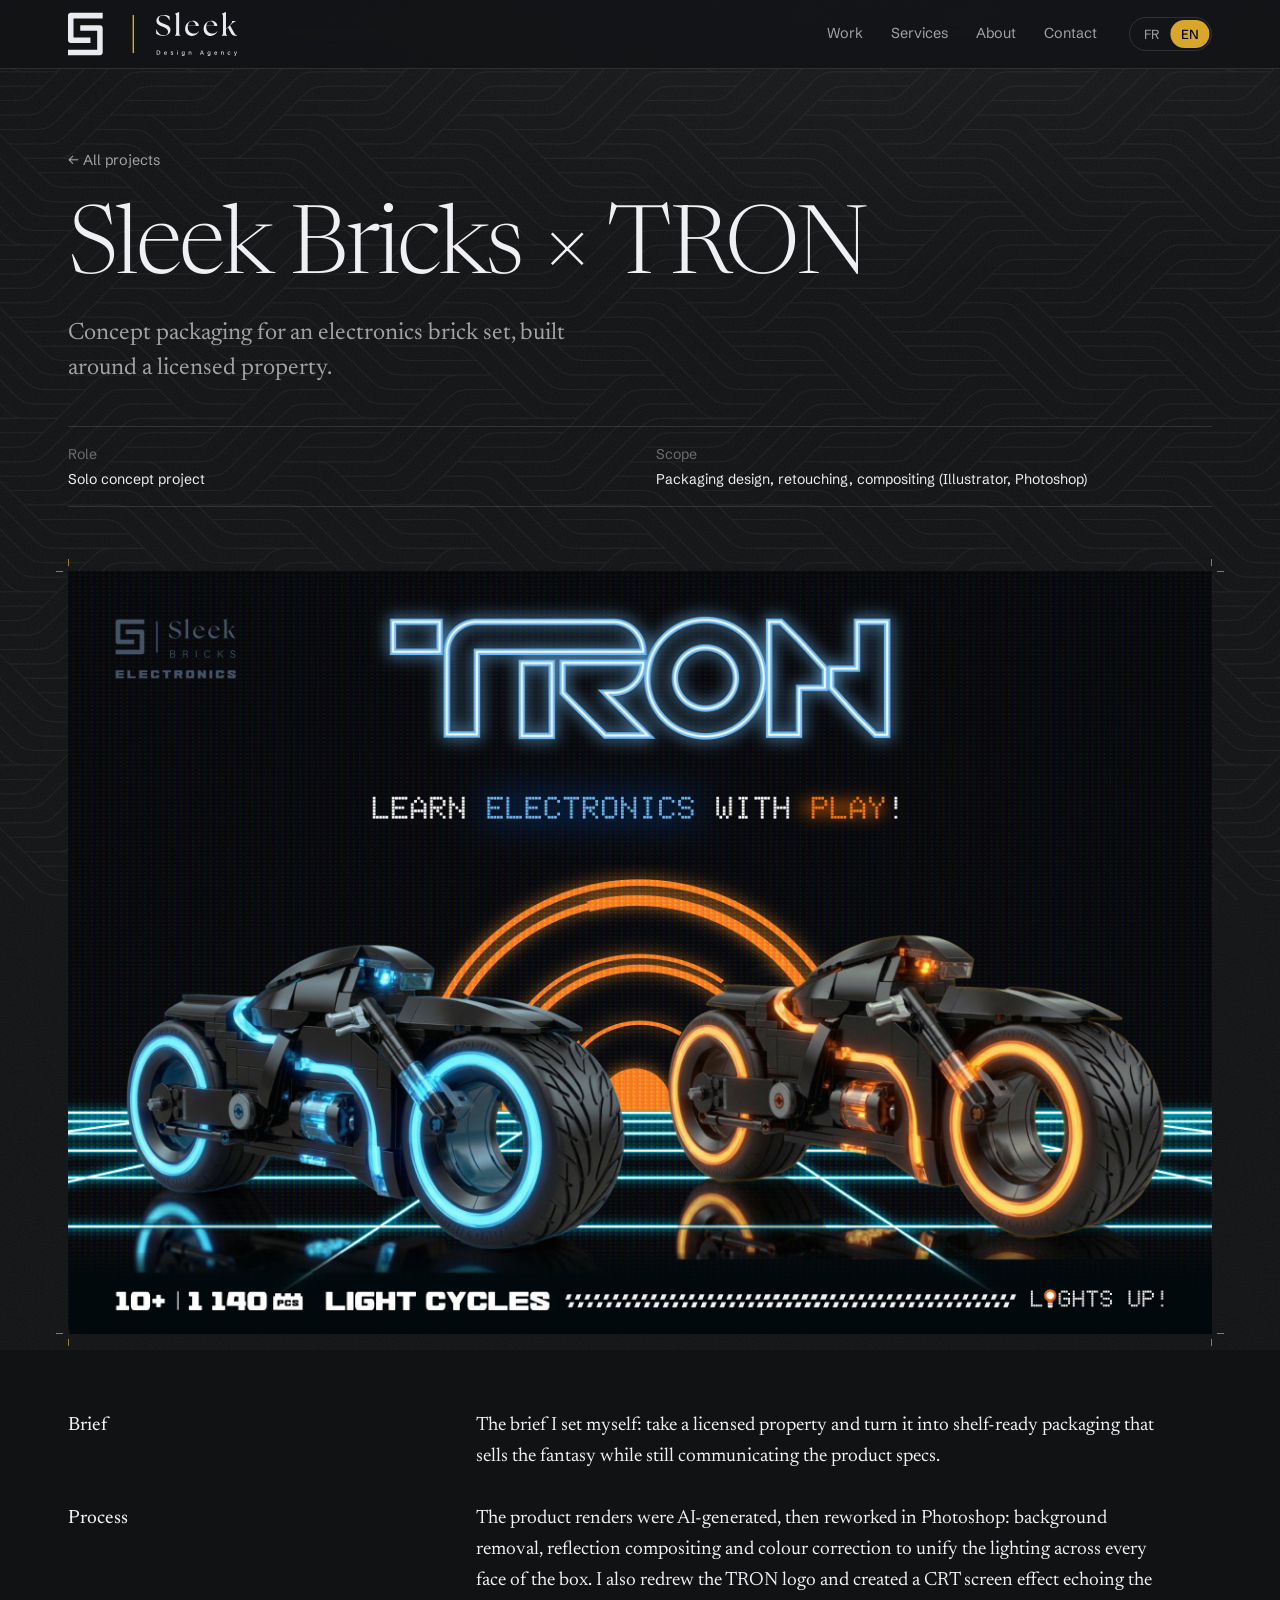
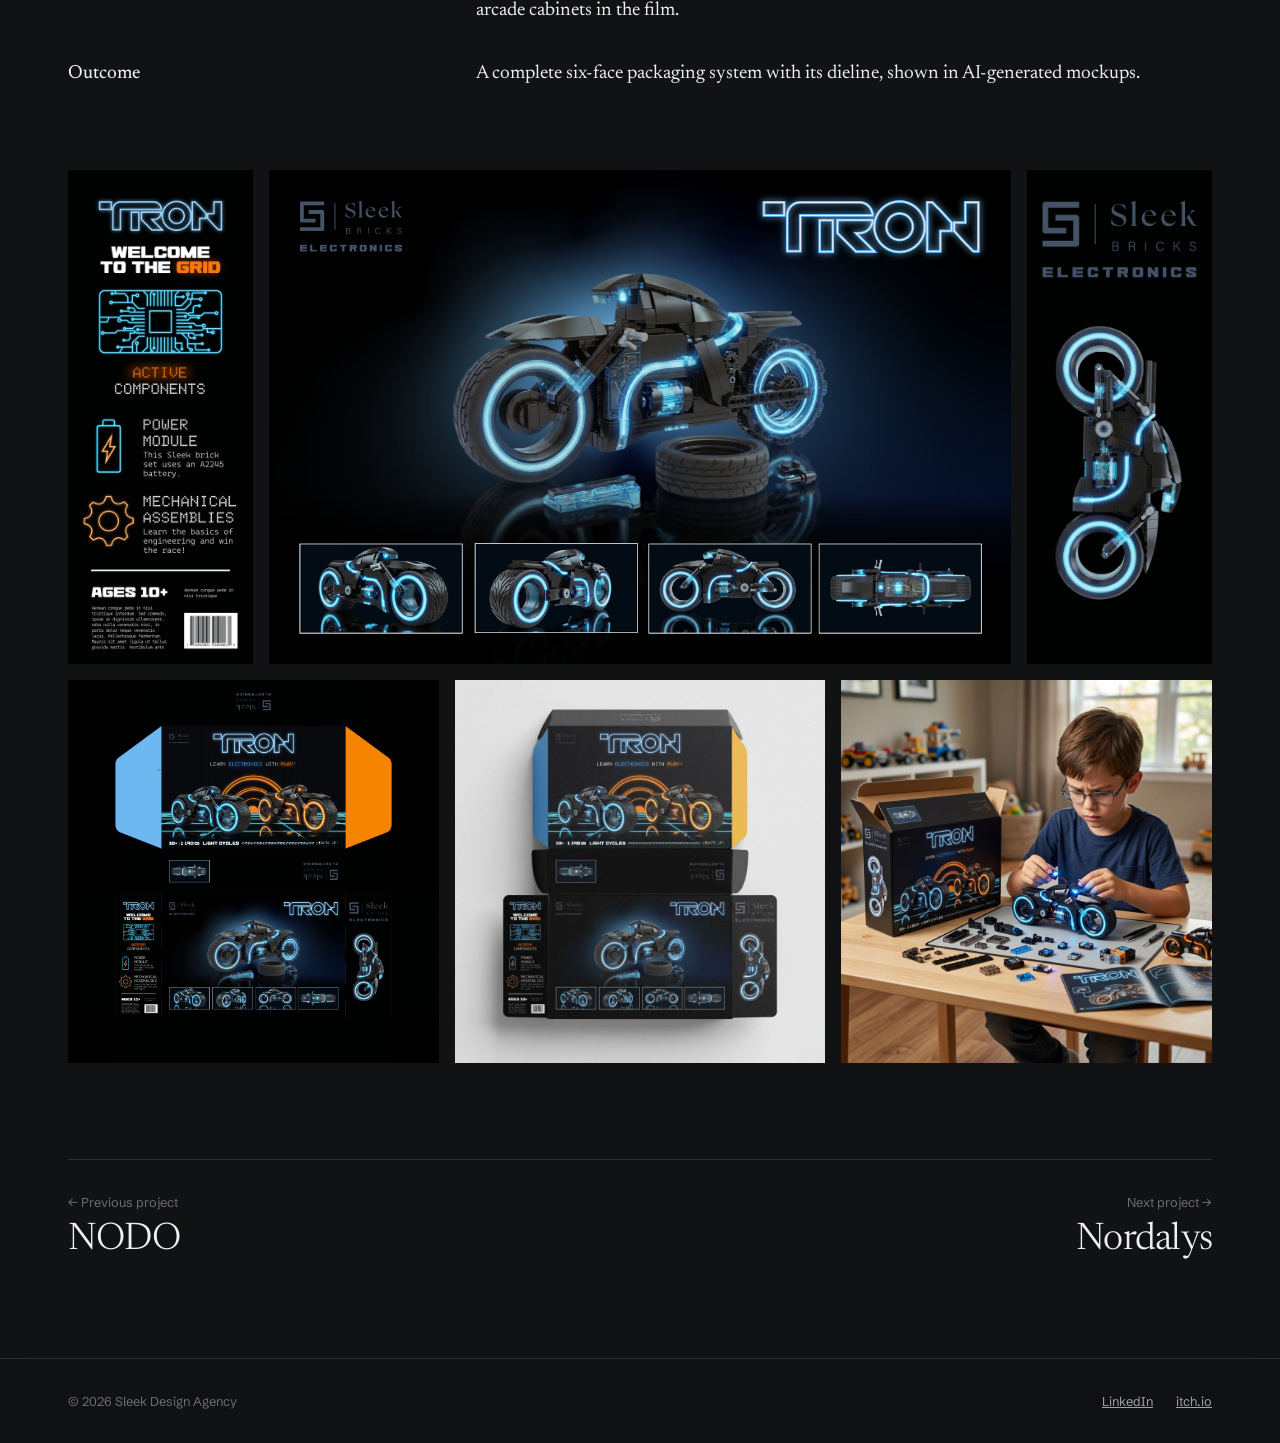
<file: projects/tron.html>
<!doctype html>
<html lang="fr">
<head>
  <meta charset="utf-8">
  <meta name="viewport" content="width=device-width, initial-scale=1, viewport-fit=cover">
  <title>Sleek Bricks × TRON — Sleek Design Agency</title>
  <meta name="description" content="Emballage conceptuel pour un jeu de blocs électroniques, construit autour d’une licence.">
  <meta name="theme-color" content="#111214">
  <!-- Link previews (LinkedIn, iMessage, email…). Replace https://DOMAIN with your real domain once it's live. -->
  <meta property="og:type" content="article">
  <meta property="og:site_name" content="Sleek Design Agency">
  <meta property="og:title" content="Sleek Bricks × TRON — Sleek Design Agency">
  <meta property="og:description" content="Emballage conceptuel pour un jeu de blocs électroniques, construit autour d’une licence.">
  <meta property="og:image" content="https://DOMAIN/images/tron-01.jpg">
  <meta property="og:url" content="https://DOMAIN/projects/tron.html">
  <meta name="twitter:card" content="summary_large_image">
  <link rel="icon" href="../favicon.svg" type="image/svg+xml">
  <link rel="preconnect" href="https://fonts.googleapis.com">
  <link rel="preconnect" href="https://fonts.gstatic.com" crossorigin>
  <link href="https://fonts.googleapis.com/css2?family=Newsreader:ital,opsz,wght@0,6..72,300..600;1,6..72,300..500&family=Schibsted+Grotesk:wght@400;500;600&display=swap" rel="stylesheet">
  <link rel="stylesheet" href="../styles.css">
  <script src="../script.js"></script>
</head>
<body>

  <!-- ============ HEADER ============ -->
  <header class="site">
    <div class="wrap bar">
      <a class="mark" href="../index.html" aria-label="Sleek Design Agency">
        <img class="logo" src="../images/logo.svg" alt="" width="369" height="96">
      </a>
      <nav class="main" aria-label="Main">
        <a href="../index.html#work"><span lang="fr">Projets</span><span lang="en">Work</span></a>
        <a href="../index.html#services">Services</a>
        <a href="../index.html#about"><span lang="fr">À propos</span><span lang="en">About</span></a>
        <a href="../index.html#contact">Contact</a>
      </nav>
      <button class="lang" type="button" data-active="fr" aria-label="Switch to English">
        <span data-lang="fr">FR</span>
        <span data-lang="en">EN</span>
      </button>
    </div>
  </header>

  <main class="pj">
    <article class="wrap">
      <a class="pj-back" href="../index.html#work"><span lang="fr">← Tous les projets</span><span lang="en">← All projects</span></a>
      <h1>Sleek Bricks × TRON</h1>
      <p class="pj-lede"><span lang="fr">Emballage conceptuel pour un jeu de blocs électroniques, construit autour d’une licence.</span><span lang="en">Concept packaging for an electronics brick set, built around a licensed property.</span></p>
      <dl class="case-meta">
        <div>
          <dt><span lang="fr">Rôle</span><span lang="en">Role</span></dt>
          <dd><span lang="fr">Projet conceptuel solo</span><span lang="en">Solo concept project</span></dd>
        </div>
        <div>
          <dt><span lang="fr">Portée</span><span lang="en">Scope</span></dt>
          <dd><span lang="fr">Design d’emballage, retouche, compositing (Illustrator, Photoshop)</span><span lang="en">Packaging design, retouching, compositing (Illustrator, Photoshop)</span></dd>
        </div>
      </dl>
    </article>

    <figure class="pj-hero crop">
      <img src="../images/tron-01.jpg" alt="Sleek Bricks × TRON">
    </figure>

    <article class="wrap">
      <div class="case-body">
        <h3><span lang="fr">Mandat</span><span lang="en">Brief</span></h3>
        <div>
          <p lang="fr">Le mandat que je me suis donné : prendre une propriété sous licence et la transformer en emballage prêt pour les tablettes, qui vend le rêve tout en communiquant les caractéristiques du produit.</p>
          <p lang="en">The brief I set myself: take a licensed property and turn it into shelf-ready packaging that sells the fantasy while still communicating the product specs.</p>
        </div>
        <h3><span lang="fr">Démarche</span><span lang="en">Process</span></h3>
        <div>
          <p lang="fr">Les rendus du produit ont été générés par IA, puis retravaillés dans Photoshop : détourage, compositing des reflets et correction des couleurs pour unifier l’éclairage sur chaque face de la boîte. J’ai aussi redessiné le logo TRON et créé un effet d’écran cathodique qui rappelle les bornes d’arcade du film.</p>
          <p lang="en">The product renders were AI-generated, then reworked in Photoshop: background removal, reflection compositing and colour correction to unify the lighting across every face of the box. I also redrew the TRON logo and created a CRT screen effect echoing the arcade cabinets in the film.</p>
        </div>
        <h3><span lang="fr">Résultat</span><span lang="en">Outcome</span></h3>
        <div>
          <p lang="fr">Un système d’emballage complet sur six faces avec son gabarit, présenté dans des maquettes générées par IA.</p>
          <p lang="en">A complete six-face packaging system with its dieline, shown in AI-generated mockups.</p>
        </div>
      </div>

      <div class="gallery">
        <!-- rhythm: box panels laid out side / back / side, then three squares (dieline + two mockups); every row spans the full width -->
        <div class="g-row">
          <a class="g-item" href="../images/tron-04.jpg" target="_blank" rel="noopener" style="flex:0.375 1 0">
            <img src="../images/tron-04.jpg" alt="Sleek Bricks × TRON" loading="lazy">
          </a>
          <a class="g-item" href="../images/tron-03.jpg" target="_blank" rel="noopener" style="flex:1.500 1 0">
            <img src="../images/tron-03.jpg" alt="Sleek Bricks × TRON" loading="lazy">
          </a>
          <a class="g-item" href="../images/tron-05.jpg" target="_blank" rel="noopener" style="flex:0.375 1 0">
            <img src="../images/tron-05.jpg" alt="Sleek Bricks × TRON" loading="lazy">
          </a>
        </div>
        <div class="g-row">
          <a class="g-item" href="../images/tron-02.jpg" target="_blank" rel="noopener" style="flex:0.968 1 0">
            <img src="../images/tron-02.jpg" alt="Sleek Bricks × TRON" loading="lazy">
          </a>
          <a class="g-item" href="../images/tron-06.jpg" target="_blank" rel="noopener" style="flex:0.967 1 0">
            <img src="../images/tron-06.jpg" alt="Sleek Bricks × TRON" loading="lazy">
          </a>
          <a class="g-item" href="../images/tron-07.jpg" target="_blank" rel="noopener" style="flex:0.967 1 0">
            <img src="../images/tron-07.jpg" alt="Sleek Bricks × TRON" loading="lazy">
          </a>
        </div>
      </div>

      <nav class="pj-next" aria-label="Projects">
        <a class="prev" href="nodo.html">
          <small>← <span lang="fr">Projet précédent</span><span lang="en">Previous project</span></small>
          <strong>NODO</strong>
        </a>
        <a class="next" href="nordalys.html">
          <small><span lang="fr">Projet suivant</span><span lang="en">Next project</span> →</small>
          <strong>Nordalys</strong>
        </a>
      </nav>
    </article>
  </main>

  <footer>
    <div class="wrap foot">
      <span>© <span id="year"></span> Sleek Design Agency</span>
      <span><a href="https://www.linkedin.com/in/mohamed-ali-saadi-84273a299" target="_blank" rel="noopener">LinkedIn</a> <a href="https://vite-tea.itch.io/thehouse" target="_blank" rel="noopener">itch.io</a></span>
    </div>
  </footer>

</body>
</html>
</file>
<file: styles.css>
/* =====================================================================
   SLEEK DESIGN AGENCY
   Palette: black, white, gold. Dark only.
   ===================================================================== */

/* ============ TOKENS ============ */
:root{
  --paper:#111214;              /* logo black */
  --paper-2:#121212;            /* recessed surface: frames, placeholders */
  --ink:#EFEFF4;                /* logo white */
  --ink-soft:#A3A3A3;           /* secondary text */
  --ink-faint:#6E6E6E;          /* fold lines, quiet labels */
  --gold:#D8A62A;               /* logo gold */
  --gold-line:rgba(216,166,42,.7);
  --gold-wash:rgba(216,166,42,.05);
  --rule:rgba(255,255,255,.12);
  --serif:"Newsreader", Georgia, "Times New Roman", serif;
  --sans:"Schibsted Grotesk", "Helvetica Neue", Arial, sans-serif;
  --ease:cubic-bezier(.6,.05,.3,1);
  --measure:62ch;
  --gutter:clamp(1.25rem, 4vw, 3rem);
  color-scheme:dark;
  box-sizing:border-box;
  padding-top:env(safe-area-inset-top,0px);
  padding-bottom:env(safe-area-inset-bottom,0px);
}
*,*::before,*::after{
  box-sizing:inherit
}
html{
  /* the whole layout is sized in rem. Up to a 1440px-wide window, 1rem = 16px (browser default);
     on wider screens it grows gently with the window (about half as fast), so the page scales up
     as a whole without looking zoomed in: ~18px at 1920, ~20.5px at 2560, ~26px at 3840.
     To make it grow more or less, change .4167vw and keep 10px + that = 16px at 1440 */
  font-size:max(100%, calc(10px + .4167vw));
  scroll-behavior:smooth;
  scroll-padding-top:calc(4.5rem + env(safe-area-inset-top,0px));
  /* faint overhead light so the black has depth instead of being flat,
     over a tiled line pattern (images/pattern.svg: its fill-opacity sets how visible it is) */
  background:
    radial-gradient(120% 70% at 70% -10%, rgba(255,255,255,.045), transparent 60%),
    url("images/pattern.svg") 0 0 / 32.5rem 32.5rem repeat,
    var(--paper);
  background-attachment:fixed;
}
body{
  margin:0;
  color:var(--ink);
  font-family:var(--serif);
  font-size:clamp(1.05rem, .98rem + .3vw, 1.2rem);
  line-height:1.6;
  -webkit-font-smoothing:antialiased
}



/* ============ TEXTURE: fine grain over everything ============ */
body::after{
  content:"";
  position:fixed;
  inset:-50%;
  z-index:-1;
  pointer-events:none;
  opacity:.09;
  background-image:url("data:image/svg+xml;utf8,<svg xmlns='http://www.w3.org/2000/svg' width='180' height='180'><filter id='n'><feTurbulence type='fractalNoise' baseFrequency='.9' numOctaves='2' stitchTiles='stitch'/><feColorMatrix values='0 0 0 0 1  0 0 0 0 1  0 0 0 0 1  0 0 0 .6 0'/></filter><rect width='100%25' height='100%25' filter='url(%23n)'/></svg>");
}

img{
  max-width:100%;
  display:block
}

/* ============ LANGUAGE ============
   Every text exists twice in the HTML (lang="fr" and lang="en").
   The toggle switches <html lang>, and this rule hides the other language. */
html[lang="fr"] [lang="en"], html[lang="en"] [lang="fr"]{
  display:none !important
}
a{
  color:inherit
}
:focus-visible{
  outline:2px solid var(--gold);
  outline-offset:3px
}
.wrap{
  max-width:77.5rem;
  margin:0 auto;
  padding:0 var(--gutter)
}

/* printer's crop marks around image frames */
.crop{
  position:relative
}
.crop::before{
  content:"";
  position:absolute;
  inset:-12px;
  pointer-events:none;
  z-index:2;
  --m:var(--gold-line);
  background:
    linear-gradient(var(--m),var(--m)) 12px 0 / 1px 7px no-repeat,
    linear-gradient(var(--m),var(--m)) 0 12px / 7px 1px no-repeat,
    linear-gradient(var(--m),var(--m)) calc(100% - 12px) 0 / 1px 7px no-repeat,
    linear-gradient(var(--m),var(--m)) 100% 12px / 7px 1px no-repeat,
    linear-gradient(var(--m),var(--m)) 12px 100% / 1px 7px no-repeat,
    linear-gradient(var(--m),var(--m)) 0 calc(100% - 12px) / 7px 1px no-repeat,
    linear-gradient(var(--m),var(--m)) calc(100% - 12px) 100% / 1px 7px no-repeat,
    linear-gradient(var(--m),var(--m)) 100% calc(100% - 12px) / 7px 1px no-repeat;
}
.ph{
  position:absolute;
  inset:0;
  display:grid;
  place-items:center;
  background:var(--paper-2);
  font-family:var(--sans);
  font-size:.78rem;
  color:var(--ink-faint);
  background-image:linear-gradient(var(--rule) 1px, transparent 1px), linear-gradient(90deg, var(--rule) 1px, transparent 1px);
  background-size:28px 28px
}
.ph > span{
  background:var(--paper-2);
  padding:.3rem .6rem
}

/* ============ HEADER ============ */
body::before{
  content:"";
  position:fixed;
  inset:0 0 auto;
  height:env(safe-area-inset-top,0px);
  z-index:10;
  background:rgba(17,18,20,.75);
  backdrop-filter:blur(14px);
  -webkit-backdrop-filter:blur(14px)
}
header.site{
  position:sticky;
  top:env(safe-area-inset-top,0px);
  z-index:9;
  background:rgba(17,18,20,.75);
  backdrop-filter:blur(14px);
  -webkit-backdrop-filter:blur(14px);
  border-bottom:1px solid var(--rule)
}
.bar{
  display:flex;
  align-items:center;
  gap:2rem;
  height:4.25rem
}
.mark{
  display:flex;
  align-items:center;
  gap:.85rem;
  text-decoration:none;
  margin-right:auto
}
/* the logo is one file (images/logo.svg): replace that file to update it on every page */
.logo{
  display:block;
  height:2.75rem;
  width:auto
}
nav.main{
  display:flex;
  gap:1.75rem;
  font-family:var(--sans);
  font-size:.9rem
}
nav.main a{
  text-decoration:none;
  color:var(--ink-soft);
  transition:color .2s
}
nav.main a:hover{
  color:var(--ink)
}
@media (max-width:760px){
  nav.main{
    display:none
  }
}

/* language toggle: one button, the gold pill slides between the two labels */
.lang{
  all:unset;
  cursor:pointer;
  font-family:var(--sans);
  font-size:.82rem;
  display:flex;
  padding:2px;
  border:1px solid var(--rule);
  border-radius:999px;
  position:relative;
  isolation:isolate;
  -webkit-tap-highlight-color:transparent
}
.lang:hover{
  border-color:var(--gold-line)
}
.lang:focus-visible{
  outline:2px solid var(--gold);
  outline-offset:2px
}
.lang::before{
  content:"";
  position:absolute;
  top:2px;
  bottom:2px;
  left:2px;
  width:calc(50% - 2px);
  border-radius:999px;
  background:var(--gold);
  z-index:-1
}
.lang[data-active="en"]::before{
  transform:translateX(100%)
}
.lang.ready::before{
  transition:transform .35s var(--ease)
}
.lang span{
  width:2.4rem;
  text-align:center;
  padding:.22rem 0;
  color:var(--ink-soft);
  transition:color .35s ease
}
.lang[data-active="fr"] span[data-lang="fr"],
.lang[data-active="en"] span[data-lang="en"]{
  color:#000;
  font-weight:500
}

/* ============ HERO ============ */
/* the hero fills the screen below the header and centres its content,
   so the space above and below is always equal */
.hero{
  min-height:calc(100vh - 4.25rem - env(safe-area-inset-top,0px));
  min-height:calc(100svh - 4.25rem - env(safe-area-inset-top,0px));
  display:flex;
  align-items:center;
  padding:clamp(2.5rem,5vw,4rem) 0
}
.hero > .wrap{
  width:100%
}
.hero-grid{
  display:grid;
  grid-template-columns:minmax(0,1.05fr) minmax(0,1fr);
  gap:clamp(2rem,5vw,5rem);
  align-items:center
}
.hero-meta{
  font-family:var(--sans);
  font-size:.85rem;
  color:var(--gold);
  margin:0 0 1.5rem
}
.hero h1{
  font-weight:300;
  font-size:clamp(2.9rem, 1.6rem + 5.4vw, 6.2rem);
  line-height:.98;
  letter-spacing:-.03em;
  margin:0 0 1.6rem;
  font-variation-settings:"opsz" 72
}
.lede{
  font-size:clamp(1.1rem,1rem + .4vw,1.35rem);
  color:var(--ink-soft);
  max-width:34ch;
  margin:0 0 2.4rem
}
.actions{
  display:flex;
  flex-wrap:wrap;
  gap:.85rem;
  font-family:var(--sans);
  font-size:.95rem
}
.btn{
  display:inline-block;
  padding:.85rem 1.4rem;
  border-radius:2px;
  text-decoration:none;
  border:1px solid transparent;
  transition:background .25s, color .25s, border-color .25s
}
.btn.gold{
  background:var(--gold);
  color:#000;
  font-weight:500
}
.btn.gold:hover{
  background:var(--ink)
}
.btn.line{
  border-color:var(--rule);
  color:var(--ink)
}
.btn.line:hover{
  border-color:var(--gold);
  color:var(--gold)
}
.hero-drawing{
  margin:0
}
@media (max-width:860px){
  .hero-grid{
    grid-template-columns:1fr
  }
  .hero-drawing{
    max-width:520px
  }
}

/* dieline: drawn once on load (pure CSS) */
.dieline{
  width:100%;
  height:auto;
  overflow:visible
}
.dieline .cut{
  fill:none;
  stroke:var(--gold);
  stroke-width:1.3;
  stroke-linejoin:round;
  stroke-dasharray:1;
  stroke-dashoffset:1;
  animation:draw 2.2s var(--ease) .2s forwards
}
.dieline .fold{
  fill:none;
  stroke:rgba(216,166,42,.45);
  stroke-width:1;
  stroke-dasharray:5 4;
  opacity:0;
  animation:fade .8s ease 1.9s forwards
}
.dieline text{
  font-family:var(--sans);
  font-size:9.5px;
  fill:var(--gold)
}
.dieline text.panel{
  fill:var(--ink-soft);
  font-size:10px
}
/* the fade is on the group, not on each label: hidden labels (other language) never run
   their own animation, so animating them separately made them wait again after a language switch */
.dieline .labels{
  opacity:0;
  animation:fade .8s ease 2.1s forwards
}
@keyframes draw{
  to{
    stroke-dashoffset:0
  }
}
@keyframes fade{
  to{
    opacity:1
  }
}

/* ============ FOLD (scroll-driven box) ============ */
.fold{
  height:260vh;
  position:relative
}
.fold-sticky{
  position:sticky;
  top:0;
  height:100vh;
  height:100svh;
  display:flex;
  align-items:center;
  overflow:hidden
}
.fold-grid{
  display:grid;
  grid-template-columns:minmax(0,.8fr) minmax(0,1.2fr);
  gap:clamp(1.5rem,4vw,4rem);
  align-items:center;
  width:100%
}
.fold-copy h2{
  font-weight:330;
  font-size:clamp(2rem,1.3rem + 2.6vw,3.4rem);
  line-height:1.06;
  letter-spacing:-.02em;
  margin:0 0 1.25rem
}
.fold-copy p{
  color:var(--ink-soft);
  margin:0 0 2rem;
  max-width:38ch
}
.fold-steps{
  list-style:none;
  padding:0;
  margin:0;
  display:flex;
  gap:1.75rem;
  font-family:var(--sans);
  font-size:.9rem;
  counter-reset:s
}
.fold-steps li{
  counter-increment:s;
  color:var(--ink-faint);
  padding-top:.6rem;
  border-top:1.5px solid var(--rule);
  min-width:5.5rem;
  transition:color .3s, border-color .3s
}
.fold-steps li::before{
  content:counter(s);
  display:block;
  font-size:.75rem;
  margin-bottom:.2rem
}
.fold-steps li.on{
  color:var(--ink);
  border-color:var(--gold)
}
.fold-steps li.on::before{
  color:var(--gold)
}
.fold-stage{
  position:relative;
  height:min(35rem, 70vh);
  perspective:1500px;
  perspective-origin:50% 40%
}

/* the rig and panels; JS sets --a --g --d --l --t --b (degrees) and the rig transform */
.rig{
  position:absolute;
  left:50%;
  top:50%;
  transform-style:preserve-3d;
  --a:0;
  --g:0;
  --d:0;
  --l:0;
  --t:0;
  --b:0
}
.pnl{
  position:absolute;
  transform-style:preserve-3d;
  border:1.2px solid var(--gold-line);
  background:var(--gold-wash)
}
.front{
  left:0;
  top:0;
  width:160px;
  height:200px;
  display:grid;
  place-items:center
}
.brandmark{
  width:46px;
  height:auto;
  fill:var(--gold);
  transform:translateZ(.1px)
}
.glue{
  right:100%;
  top:12px;
  width:22px;
  height:176px;
  transform-origin:right center;
  transform:rotateY(calc(var(--g) * -1deg));
  border-radius:4px 0 0 4px
}
.lid{
  left:-1px;
  bottom:100%;
  width:160px;
  height:80px;
  transform-origin:center bottom;
  transform:rotateX(calc(var(--l) * 1deg));
  border-radius:12px 12px 0 0
}
.tuck{
  left:16px;
  bottom:100%;
  width:126px;
  height:18px;
  transform-origin:center bottom;
  transform:rotateX(calc(var(--t) * 1deg));
  border-radius:6px 6px 0 0
}
.side{
  left:100%;
  top:-1px;
  width:80px;
  height:200px;
  transform-origin:left center;
  transform:rotateY(calc(var(--a) * 1deg))
}
.back{
  left:100%;
  top:-1px;
  width:160px;
  height:200px;
  transform-origin:left center;
  transform:rotateY(calc(var(--a) * 1deg))
}
.dust{
  left:-1px;
  bottom:100%;
  width:80px;
  height:48px;
  transform-origin:center bottom;
  transform:rotateX(calc(var(--d) * 1deg));
  border-radius:10px 10px 0 0
}
.bottom{
  left:-1px;
  top:100%;
  width:160px;
  height:80px;
  transform-origin:center top;
  transform:rotateX(calc(var(--b) * -1deg))
}

@media (max-width:860px){
  .fold-grid{
    grid-template-columns:1fr;
    gap:.5rem
  }
  .fold-copy h2{
    font-size:clamp(1.7rem,1.2rem + 2.6vw,2.4rem);
    margin-bottom:.75rem
  }
  .fold-copy p{
    margin-bottom:1.25rem;
    font-size:1rem
  }
  .fold-stage{
    height:52vh
  }
}

/* ============ SECTIONS ============ */
section.block{
  padding:clamp(4rem,9vw,7rem) 0;
  border-top:1px solid var(--rule)
}
.head{
  display:grid;
  grid-template-columns:minmax(0,1fr) minmax(0,1.5fr);
  gap:2rem;
  margin-bottom:clamp(2rem,4vw,3.5rem);
  align-items:end
}
.head h2{
  font-weight:330;
  font-size:clamp(2.2rem,1.4rem + 2.8vw,3.8rem);
  line-height:1.04;
  letter-spacing:-.025em;
  margin:0
}
.head p{
  margin:0;
  color:var(--ink-soft);
  max-width:var(--measure)
}
@media (max-width:760px){
  .head{
    grid-template-columns:1fr
  }
}

/* ============ WORK: thumbnail cards ============ */
.filters{
  display:flex;
  flex-wrap:wrap;
  gap:.5rem;
  font-family:var(--sans);
  font-size:.88rem;
  margin-bottom:1.5rem
}
.filters button{
  all:unset;
  cursor:pointer;
  padding:.42rem .95rem;
  border:1px solid var(--rule);
  border-radius:999px;
  color:var(--ink-soft);
  transition:color .2s, border-color .2s, background .2s
}
.filters button:hover{
  color:var(--ink);
  border-color:var(--ink-soft)
}
.filters button[aria-pressed="true"]{
  background:var(--ink);
  color:#000;
  border-color:var(--ink)
}
.filters button:focus-visible{
  outline:2px solid var(--gold);
  outline-offset:2px
}

/* 6-column grid: the first two cards take half the width each, the next three a third each (2 + 3).
   When a filter is on, every card is the same size (a third). */
.cards{
  display:grid;
  grid-template-columns:repeat(6,minmax(0,1fr));
  gap:clamp(2.25rem,4vw,3.25rem) clamp(1.75rem,3vw,2.5rem);
  padding-top:.75rem
}
.card{
  grid-column:span 2
}
.cards:not(.filtered) .card:nth-child(-n+2){
  grid-column:span 3
}
.card{
  display:block;
  text-decoration:none;
  color:inherit
}
.card[hidden]{
  display:none
}
.card-img{
  aspect-ratio:4 / 3;
  background:var(--paper-2)
}
/* .card-clip keeps the hover zoom inside the frame, while the gold crop marks (.crop) stay outside it */
.card-clip{
  position:absolute;
  inset:0;
  overflow:hidden
}
.card-img{
  position:relative
}
.card-img img{
  width:100%;
  height:100%;
  object-fit:cover;
  transition:transform .7s var(--ease)
}
.card-text{
  display:flex;
  justify-content:space-between;
  align-items:baseline;
  gap:1rem;
  padding-top:1.1rem
}
.card h3{
  font-weight:350;
  font-size:clamp(1.35rem,1.1rem + .8vw,1.8rem);
  line-height:1.1;
  letter-spacing:-.02em;
  margin:0;
  transition:color .25s
}
.card h3::after{
  content:" ↗";
  font-family:var(--sans);
  font-size:.6em;
  color:var(--gold);
  opacity:0;
  display:inline-block;
  transform:translate(-4px,2px);
  transition:opacity .25s, transform .3s var(--ease)
}
.card .tags{
  font-family:var(--sans);
  font-size:.78rem;
  color:var(--ink-faint);
  display:flex;
  flex-wrap:wrap;
  gap:.25rem .9rem;
  justify-content:flex-end;
  flex-shrink:0
}
.card:hover h3, .card:focus-visible h3{
  color:var(--gold)
}
.card:hover h3::after, .card:focus-visible h3::after{
  opacity:1;
  transform:translate(0,0)
}
.card:hover .card-img img{
  transform:scale(1.035)
}
.card:focus-visible{
  outline:none
}
.card:focus-visible .card-img{
  outline:2px solid var(--gold);
  outline-offset:4px
}
@media (max-width:900px){
  .cards{
    grid-template-columns:repeat(2,minmax(0,1fr))
  }
  .card, .cards:not(.filtered) .card:nth-child(-n+2){
    grid-column:span 1
  }
}
@media (max-width:600px){
  .cards{
    grid-template-columns:1fr
  }
}
/* touch screens: always show the arrow */
@media (hover:none){
  .card h3::after{
    opacity:1;
    transform:none
  }
}

/* ============ PROJECT PAGE ============ */
.pj{
  padding:clamp(2.5rem,6vw,5rem) 0 clamp(4rem,8vw,6rem)
}
.pj-back{
  font-family:var(--sans);
  font-size:.9rem;
  color:var(--ink-soft);
  text-decoration:none;
  transition:color .2s
}
.pj-back:hover{
  color:var(--gold)
}
.pj h1{
  font-weight:300;
  font-size:clamp(2.9rem, 1.6rem + 5.4vw, 6rem);
  line-height:.98;
  letter-spacing:-.03em;
  margin:1.75rem 0 1.25rem;
  font-variation-settings:"opsz" 72
}
.pj-lede{
  font-size:clamp(1.15rem,1rem + .6vw,1.5rem);
  color:var(--ink-soft);
  max-width:42ch;
  margin:0 0 2.5rem;
  line-height:1.45
}
.pj-hero{
  max-width:77.5rem;
  margin:0 auto clamp(3rem,6vw,5rem);
  padding:0 var(--gutter);
  background:none
}
.pj-hero.crop::before{
  inset:-12px calc(var(--gutter) - 12px)
}
.pj-hero img{
  width:100%;
  max-height:85vh;
  object-fit:contain;
  background:var(--paper-2)
}
.pj-hero:has(.ph){
  aspect-ratio:16/9;
  position:relative
}
.case-meta{
  display:grid;
  grid-template-columns:repeat(auto-fit,minmax(10rem,1fr));
  gap:1rem 2rem;
  font-family:var(--sans);
  font-size:.88rem;
  border-top:1px solid var(--rule);
  border-bottom:1px solid var(--rule);
  padding:1rem 0;
  margin:0 0 clamp(2.5rem,5vw,4rem)
}
.case-meta dt{
  color:var(--ink-faint);
  margin-bottom:.15rem
}
.case-meta dd{
  margin:0
}
.case-body{
  display:grid;
  grid-template-columns:minmax(0,1fr) minmax(0,2fr);
  gap:1.5rem 2.5rem
}
.case-body h3{
  font-weight:450;
  font-size:1.2rem;
  margin:0
}
.case-body p{
  margin:0 0 .5rem;
  max-width:var(--measure)
}
.case-body .todo{
  color:var(--ink-soft);
  font-style:italic
}
/* resource links: big cards placed right under the project details. The first one is the main action (gold). */
.case-links{
  display:grid;
  grid-template-columns:repeat(auto-fill,minmax(min(100%,20rem),1fr));
  gap:1rem;
  margin:0 0 clamp(2.5rem,5vw,4rem)
}
.case-links:empty{
  display:none
}
.case-links a{
  position:relative;
  display:flex;
  flex-direction:column;
  gap:.3rem;
  padding:1.2rem 3.5rem 1.3rem 1.4rem;
  border:1px solid var(--gold-line);
  background:var(--gold-wash);
  color:var(--ink);
  text-decoration:none;
  transition:background .25s, border-color .25s, color .25s
}
.case-links a::after{
  content:"↗";
  position:absolute;
  right:1.3rem;
  top:50%;
  transform:translateY(-50%);
  font-family:var(--sans);
  font-size:1.4rem;
  color:var(--gold);
  transition:transform .3s var(--ease)
}
.case-links small{
  font-family:var(--sans);
  font-size:.72rem;
  letter-spacing:.1em;
  text-transform:uppercase;
  color:var(--gold)
}
.case-links strong{
  font-weight:400;
  font-size:clamp(1.2rem,1rem + .6vw,1.5rem);
  line-height:1.2
}
.case-links a:hover{
  background:rgba(216,166,42,.12);
  border-color:var(--gold)
}
.case-links a:hover::after{
  transform:translate(3px, calc(-50% - 3px))
}
.case-links a:first-child{
  background:var(--gold);
  border-color:var(--gold);
  color:#000
}
.case-links a:first-child small, .case-links a:first-child::after{
  color:#000
}
.case-links a:first-child small{
  opacity:.65
}
.case-links a:first-child:hover{
  background:var(--ink);
  border-color:var(--ink)
}
.case-links a:focus-visible{
  outline:2px solid var(--gold);
  outline-offset:3px
}

/* gallery: rows of equal height, widths follow each image's proportions, nothing is cropped */
.gallery{
  display:flex;
  flex-direction:column;
  gap:1rem;
  margin-top:clamp(3rem,6vw,4.5rem)
}
.gallery:empty{
  display:none
}
.g-row{
  display:flex;
  gap:1rem;
  justify-content:center
}
.g-item{
  display:block;
  min-width:0;
  background:var(--paper-2);
  overflow:hidden
}
.g-item img{
  width:100%;
  height:auto;
  transition:transform .6s var(--ease)
}
.g-item:hover img{
  transform:scale(1.02)
}
.g-item:focus-visible{
  outline:2px solid var(--gold);
  outline-offset:3px
}
@media (max-width:700px){
  .g-row{
    flex-direction:column
  }
  .g-item{
    flex:none !important;
    max-width:none !important
  }
}

/* previous / next project */
.pj-next{
  display:flex;
  justify-content:space-between;
  gap:2rem;
  margin-top:clamp(4rem,8vw,6rem);
  padding-top:2rem;
  border-top:1px solid var(--rule)
}
.pj-next a{
  text-decoration:none;
  display:block;
  max-width:48%
}
.pj-next small{
  display:block;
  font-family:var(--sans);
  font-size:.8rem;
  color:var(--ink-faint);
  margin-bottom:.45rem
}
.pj-next strong{
  display:block;
  font-size:clamp(1.5rem,1.1rem + 1.6vw,2.6rem);
  font-weight:350;
  line-height:1.1;
  letter-spacing:-.02em;
  transition:color .25s
}
.pj-next strong{
  font-weight:350
}
.pj-next a:hover strong{
  color:var(--gold)
}
.pj-next .next{
  text-align:right;
  margin-left:auto
}
@media (max-width:680px){
  .case-body{
    grid-template-columns:1fr
  }
  .case-body h3{
    margin-top:.75rem
  }
}

/* ============ SERVICES ============ */
.services{
  border-bottom:1px solid var(--rule)
}
.service{
  display:grid;
  grid-template-columns:minmax(0,1fr) minmax(0,1.5fr);
  gap:1rem 2rem;
  padding:2rem 0;
  border-top:1px solid var(--rule)
}
.service h3{
  font-weight:380;
  font-size:clamp(1.5rem,1.2rem + 1vw,2rem);
  margin:0;
  letter-spacing:-.01em
}
.service p{
  margin:0 0 1rem;
  color:var(--ink-soft);
  max-width:50ch
}
.service ul{
  list-style:none;
  padding:0;
  margin:0;
  font-family:var(--sans);
  font-size:.82rem;
  display:flex;
  flex-wrap:wrap;
  gap:.4rem
}
.service li{
  border:1px solid var(--rule);
  padding:.22rem .65rem;
  border-radius:2px;
  color:var(--ink-soft)
}
@media (max-width:760px){
  .service{
    grid-template-columns:1fr
  }
}

/* process: a real sequence, so it's numbered */
.process-title{
  font-weight:380;
  font-size:1.5rem;
  margin:clamp(3rem,6vw,4.5rem) 0 1.5rem
}
.process{
  display:grid;
  grid-template-columns:repeat(4,minmax(0,1fr));
  gap:2rem;
  counter-reset:step;
  padding:0;
  margin:0
}
.process li{
  list-style:none;
  counter-increment:step;
  border-top:1.5px solid var(--gold-line);
  padding-top:1rem
}
.process li::before{
  content:counter(step);
  font-family:var(--sans);
  font-size:.8rem;
  color:var(--gold);
  display:block;
  margin-bottom:.4rem
}
.process h4{
  font-weight:450;
  font-size:1.2rem;
  margin:0 0 .35rem
}
.process p{
  margin:0;
  font-size:.98rem;
  color:var(--ink-soft)
}
@media (max-width:860px){
  .process{
    grid-template-columns:repeat(2,minmax(0,1fr))
  }
}
@media (max-width:480px){
  .process{
    grid-template-columns:1fr
  }
}

/* ============ ABOUT ============ */
.about{
  display:grid;
  grid-template-columns:minmax(0,1fr) minmax(0,1.6fr);
  gap:clamp(2.5rem,6vw,6rem);
  align-items:start
}
.portrait{
  aspect-ratio:4/5;
  margin:12px
}
.portrait img{
  width:100%;
  height:100%;
  object-fit:cover
}
.about h2{
  font-weight:330;
  font-size:clamp(2.2rem,1.4rem + 2.8vw,3.8rem);
  line-height:1.04;
  letter-spacing:-.025em;
  margin:0 0 1.5rem
}
.statement{
  font-size:clamp(1.2rem,1.05rem + .6vw,1.55rem);
  line-height:1.5;
  max-width:40ch;
  margin:0 0 2.25rem;
  font-weight:330
}
.facts{
  display:grid;
  grid-template-columns:repeat(2,minmax(0,1fr));
  gap:1.25rem 2rem;
  font-family:var(--sans);
  font-size:.9rem;
  margin:0;
  border-top:1px solid var(--rule);
  padding-top:1.5rem
}
.facts dt{
  color:var(--ink-faint);
  margin-bottom:.15rem
}
.facts dd{
  margin:0
}
@media (max-width:760px){
  .about{
    grid-template-columns:1fr
  }
  .portrait{
    max-width:340px
  }
  .facts{
    grid-template-columns:1fr
  }
}

/* ============ CONTACT ============ */
.contact h2{
  font-weight:300;
  font-size:clamp(2.7rem,1.6rem + 4.8vw,5.6rem);
  line-height:1;
  letter-spacing:-.03em;
  margin:0 0 1.5rem;
  max-width:15ch
}
.contact p{
  color:var(--ink-soft);
  max-width:48ch;
  margin:0 0 2.25rem
}
.email{
  font-size:clamp(1.3rem,1rem + 1.4vw,2.1rem);
  text-decoration:none;
  border-bottom:1.5px solid var(--gold);
  padding-bottom:.1rem;
  transition:color .2s
}
.email:hover{
  color:var(--gold)
}
footer{
  /* same surface as the header */
  background:rgba(17,18,20,.75);
  backdrop-filter:blur(14px);
  -webkit-backdrop-filter:blur(14px);
  border-top:1px solid var(--rule);
  padding:2rem 0;
  font-family:var(--sans);
  font-size:.8rem;
  color:var(--ink-faint)
}
.foot{
  display:flex;
  flex-wrap:wrap;
  gap:1rem 2rem;
  justify-content:space-between
}
.foot a{
  color:var(--ink-soft);
  margin-left:1.25rem
}
.foot a:hover{
  color:var(--gold)
}

/* ============ REDUCED MOTION ============ */
@media (prefers-reduced-motion:reduce){
  *{
    animation:none!important;
    transition:none!important;
    scroll-behavior:auto!important
  }
  /* show the end state of the load animation instead of an invisible drawing */
  .dieline .cut{
    stroke-dashoffset:0
  }
  .dieline .fold, .dieline .labels{
    opacity:1
  }
  /* no scroll-scrubbing: the box is shown already assembled */
  .fold{
    height:auto
  }
  .fold-sticky{
    position:relative;
    height:auto;
    padding:clamp(4rem,9vw,7rem) 0
  }
}
</file>
